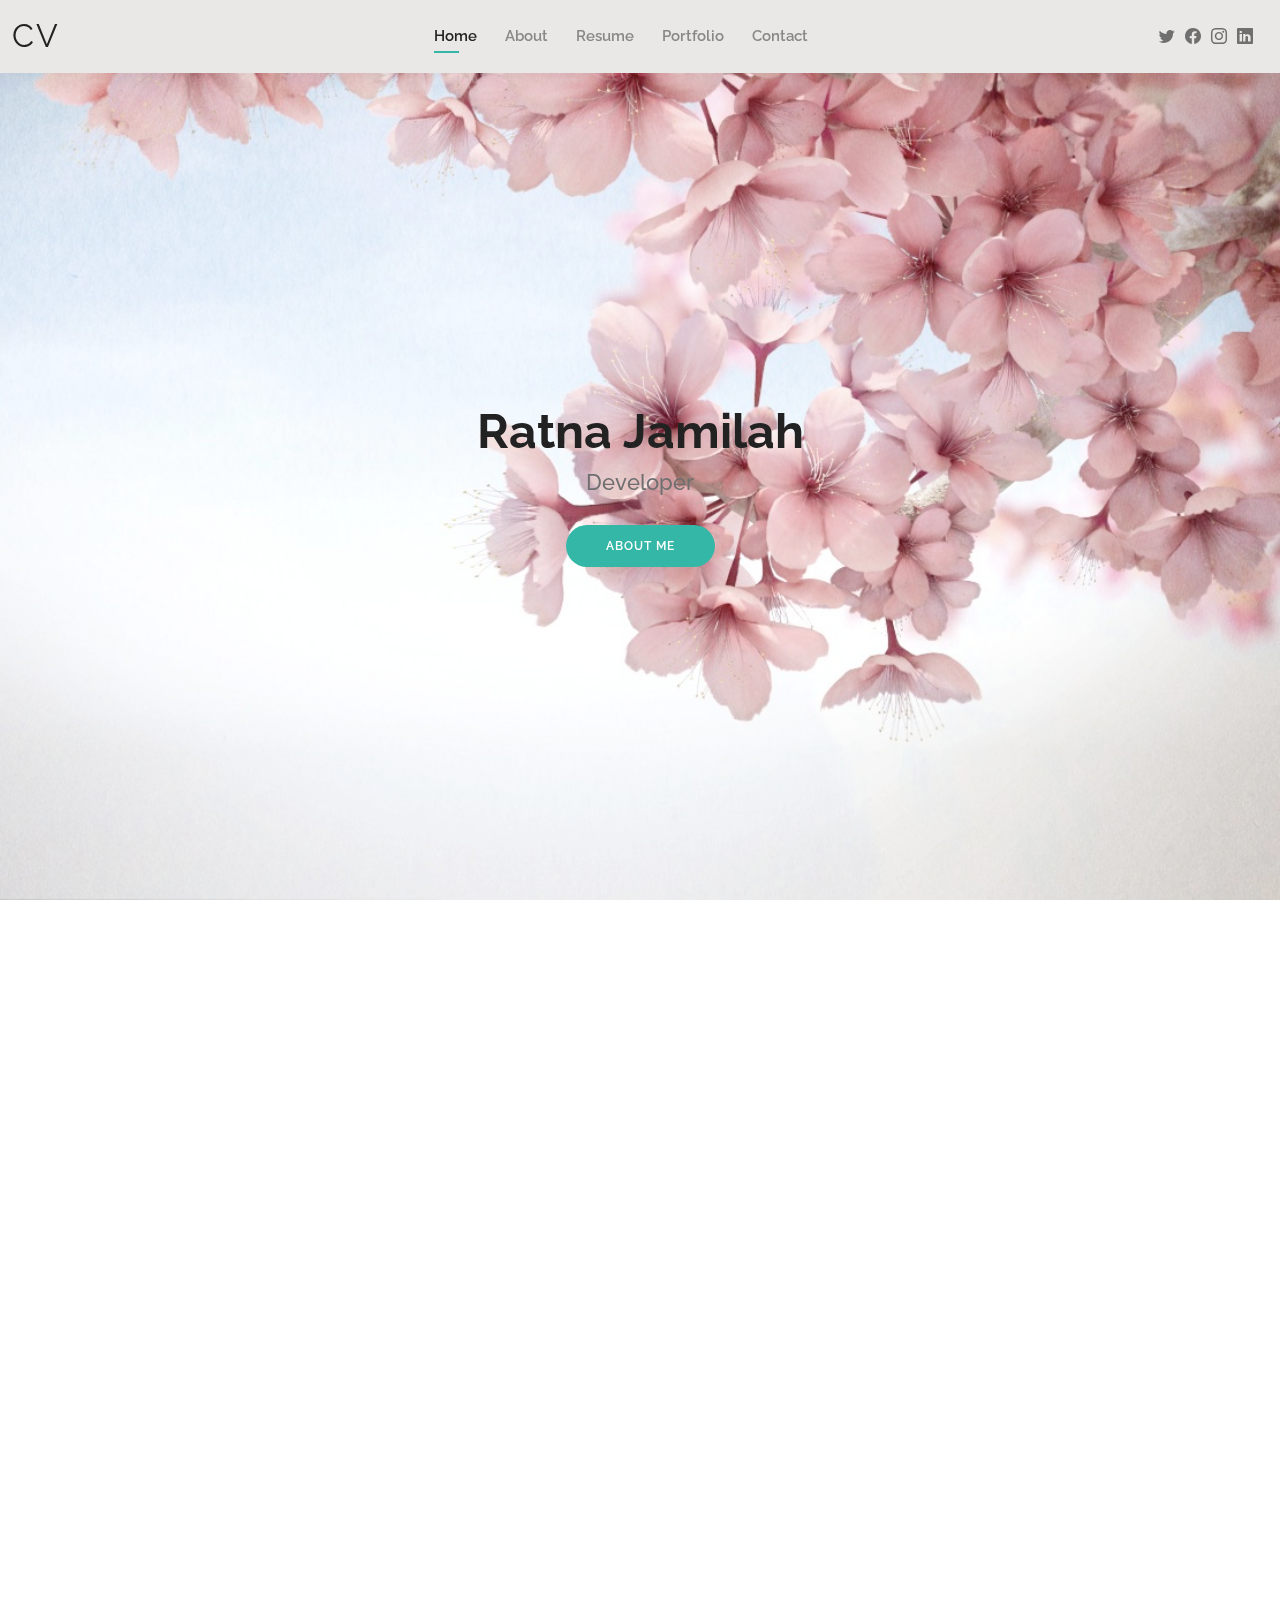
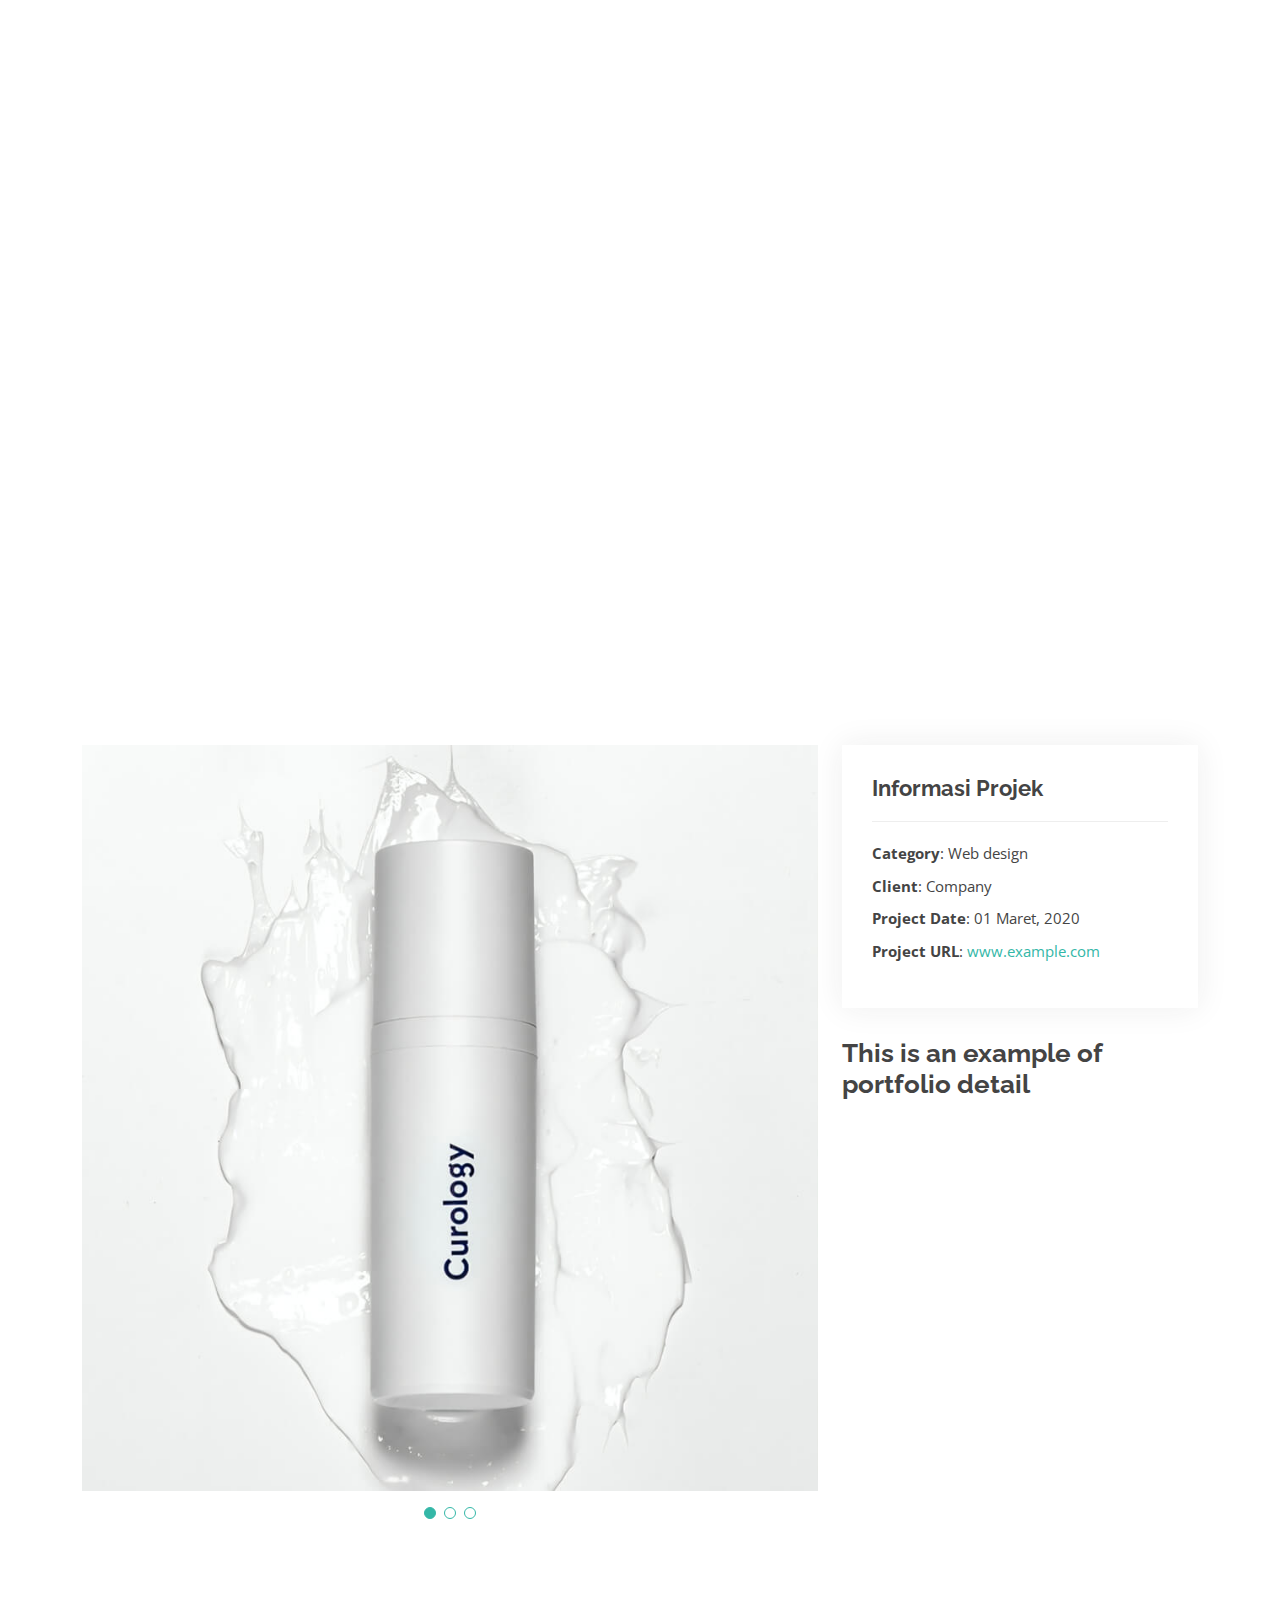
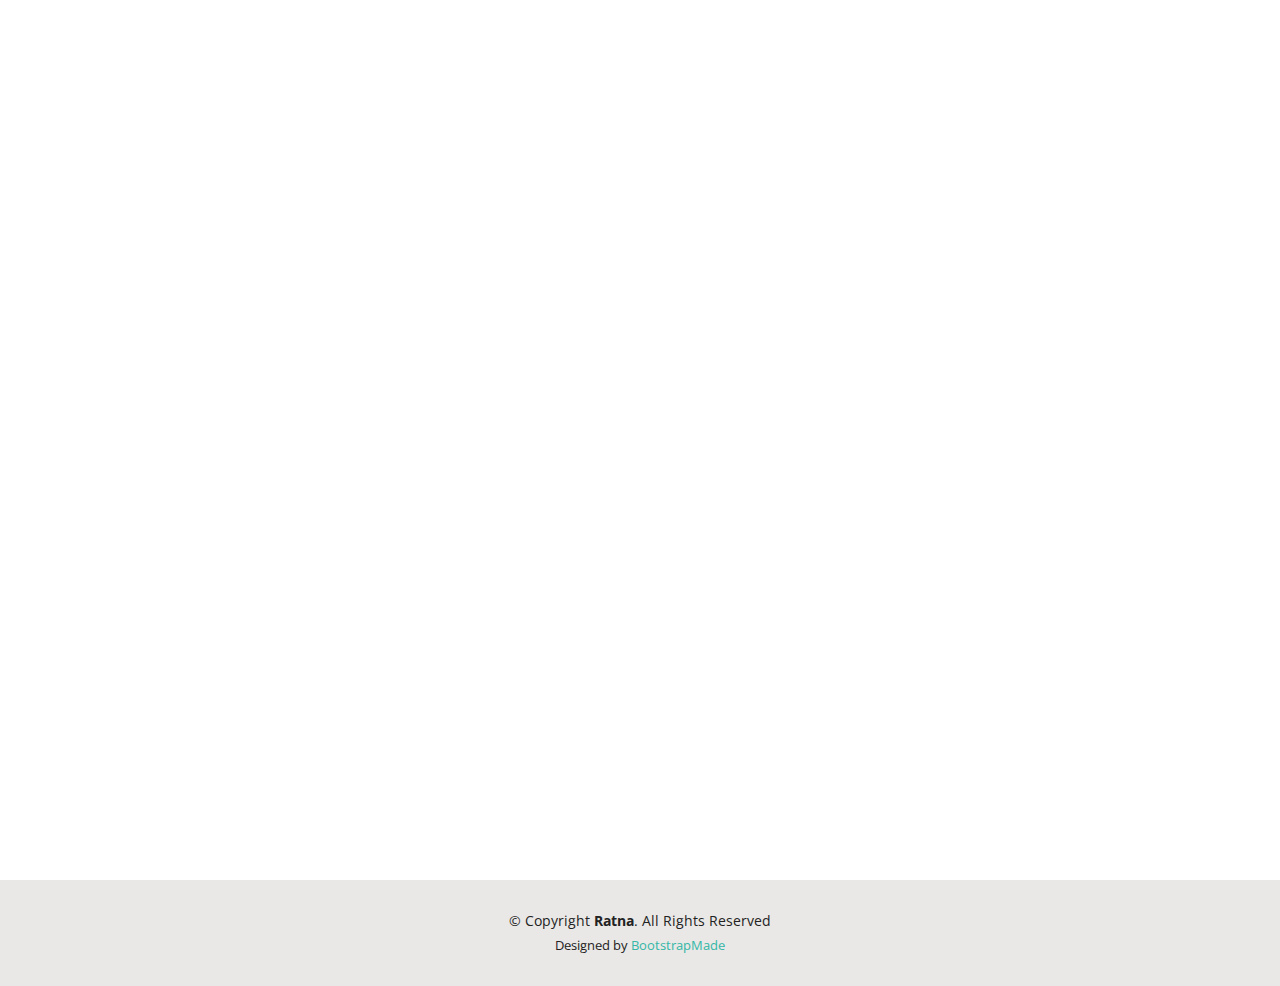
<file: index.html>
<!DOCTYPE html>
<html lang="en">

<head>
  <meta charset="utf-8">
  <meta content="width=device-width, initial-scale=1.0" name="viewport">

  <title>Ratna Jamilah - CV</title>
  <meta content="" name="description">
  <meta content="" name="keywords">

  <!-- Favicons -->
  <link href="assets/img/r.png" rel="icon">
  <link href="assets/img/r.png" rel="r">

  <!-- Google Fonts -->
  <link href="https://fonts.googleapis.com/css?family=Open+Sans:300,300i,400,400i,600,600i,700,700i|Raleway:300,300i,400,400i,500,500i,600,600i,700,700i|Poppins:300,300i,400,400i,500,500i,600,600i,700,700i" rel="stylesheet">

  <!-- Vendor CSS Files -->
  <link href="assets/vendor/aos/aos.css" rel="stylesheet">
  <link href="assets/vendor/bootstrap/css/bootstrap.min.css" rel="stylesheet">
  <link href="assets/vendor/bootstrap-icons/bootstrap-icons.css" rel="stylesheet">
  <link href="assets/vendor/boxicons/css/boxicons.min.css" rel="stylesheet">
  <link href="assets/vendor/glightbox/css/glightbox.min.css" rel="stylesheet">
  <link href="assets/vendor/swiper/swiper-bundle.min.css" rel="stylesheet">

  <!-- Template Main CSS File -->
  <link href="assets/css/style.css" rel="stylesheet">

  <!-- =======================================================
  * Template Name: Kelly - v4.7.0
  * Template URL: https://bootstrapmade.com/kelly-free-bootstrap-cv-resume-html-template/
  * Author: BootstrapMade.com
  * License: https://bootstrapmade.com/license/
  ======================================================== -->
</head>

<body>

  <!-- ======= Header ======= -->
  <header id="header" class="fixed-top">
    <div class="container-fluid d-flex justify-content-between align-items-center">

      <h1 class="logo me-auto me-lg-0"><a href="index.html">CV</a></h1>
      <!-- Uncomment below if you prefer to use an image logo -->
      <!-- <a href="index.html" class="logo"><img src="assets/img/home.png" alt="" class="img-fluid"></a> -->

      <nav id="navbar" class="navbar ">
        <ul>
          <li><a class="active" href="index.html">Home</a></li>
          <li><a href="#about">About</a></li>
          <li><a href="#resume">Resume</a></li>
          <li><a href="#portfolio">Portfolio</a></li>
          <li><a href="#contact">Contact</a></li>
        </ul>
        <i class="bi bi-list mobile-nav-toggle"></i>
      </nav><!-- .navbar -->

      <div class="header-social-links">
        <a href="#" class="twitter"><i class="bi bi-twitter"></i></a>
        <a href="https://web.facebook.com/michael.jein.7/" class="facebook"><i class="bi bi-facebook"></i></a>
        <a href="https://www.instagram.com/_rtnaja/" class="instagram"><i class="bi bi-instagram"></i></a>
        <a href="#" class="linkedin"><i class="bi bi-linkedin"></i></i></a>
      </div>

    </div>

  </header><!-- End Header -->

  <!-- ======= Hero Section ======= -->
  <section id="hero" class="d-flex align-items-center">
    <div class="container d-flex flex-column align-items-center" data-aos="zoom-in" data-aos-delay="100">
      <h1>Ratna Jamilah</h1>
      <h2>Developer</h2>
      <a href="#about" class="btn-about">About Me</a>
    </div>
  </section>
<!-- End Hero -->
  
	<main id="main">
  
	  <!-- ======= About Section ======= -->
    <section id="about" class="about">
      <div class="container" data-aos="fade-up">

        <div class="section-title">
          <h2>About</h2>
           <!-- ======= <p>Magnam dolores commodi suscipit. Necessitatibus eius consequatur ex aliquid fuga eum quidem. Sit sint consectetur velit. Quisquam quos quisquam cupiditate. Et nemo qui impedit suscipit alias ea. Quia fugiat sit in iste officiis commodi quidem hic quas.</p>======= -->
        </div>

        <div class="row">
          <div class="col-lg-4">
            <img src="assets/img/about2.jpg" class="img-fluid" alt="">
          </div>
          <div class="col-lg-8 pt-4 pt-lg-0 content">
            <h3>Developer</h3>
             <!-- =======  <p class="fst-italic">
              Lorem ipsum dolor sit amet, consectetur adipiscing elit, sed do eiusmod tempor incididunt ut labore et dolore
              magna aliqua.
            </p> ======= -->
            <div class="row">
              <div class="col-lg-6">
                <ul>
                  <li><i class="bi bi-rounded-right"></i> <strong>Birthday:</strong> 2 March 2001</li>
                  <li><i class="bi bi-rounded-right"></i> <strong>Website:</strong> www.example.com</li>
                  <li><i class="bi bi-rounded-right"></i> <strong>Phone:</strong> +62 89651537806</li>
                  <li><i class="bi bi-rounded-right"></i> <strong>Address:</strong> Tasikmalaya,Indonesian</li>
                </ul>
              </div>
              <div class="col-lg-6">
                <ul>
                  <li><i class="bi bi-rounded-right"></i> <strong>Age:</strong> 21</li>
                  <li><i class="bi bi-rounded-right"></i> <strong>Degree:</strong> Student</li>
                  <li><i class="bi bi-rounded-right"></i> <strong>PhEmailone:</strong> ratnajamilah23@gmail.com.com</li>
                  <li><i class="bi bi-rounded-right"></i> <strong>Freelance:</strong> Available</li>
                </ul>
              </div>
            </div>
			
            <p class="fst-italic" size = "12">
              I'm Ratna Jamilah,Born in Tasikmalaya March 2, 2001, I have hobbies watching movies, listening to music, and sports, my hope is To be able to work 
			  with a comfortable and stable company that will help me develop, improve, and acquire the skills needed to become IT expert.
            </p>
			
			 <div class="skills-content ps-lg-4">
              <div class="progress">
                <span class="skill">HTML <i class="val">80%</i></span>
                <div class="progress-bar-wrap">
                  <div class="progress-bar" role="progressbar" aria-valuenow="80" aria-valuemin="0" aria-valuemax="100"></div>
                </div>
              </div>

              <div class="progress">
                <span class="skill">CSS <i class="val">60%</i></span>
                <div class="progress-bar-wrap">
                  <div class="progress-bar" role="progressbar" aria-valuenow="60" aria-valuemin="0" aria-valuemax="100"></div>
                </div>
              </div>

              <div class="progress">
                <span class="skill">JavaScript <i class="val">60%</i></span>
                <div class="progress-bar-wrap">
                  <div class="progress-bar" role="progressbar" aria-valuenow="60" aria-valuemin="0" aria-valuemax="100"></div>
                </div>
              </div>
            </div>
			
          </div>
        </div>

      </div>
    </section><!-- End About Section -->

	 <!-- ======= Resume Section ======= -->
    <section id="resume" class="resume">
      <div class="container" data-aos="fade-up">

        <div class="section-title">
          <h2>Resume</h2>
          
        </div>

        <div class="row">
          <div class="col-lg-6">

            <h3 class="resume-title">Education</h3>
			<div class="resume-item">
              <h4>SDN Margamulya</h4>
              <h5>2008 - 2014</h5>
            </div>
			<div class="resume-item">
              <h4>SMPN 14 Tasikmalaya</h4>
              <h5>2014 - 2017</h5>
            </div>
            <div class="resume-item">
              <h4>SMAN 2 Singaparna</h4>
              <h5>2017 - 2020</h5>
              <p><em>Science Major</em></p>
            </div>
            <div class="resume-item">
              <h4>Politeknik LP3I Tasikmalaya</h4>
              <h5>2020 - Now</h5>
              <p><em>Information Management</em></p>
            </div>
          </div>
          <div class="col-lg-6">
            <h3 class="resume-title">Organization</h3>
			<div class="resume-item">
              <h4>OSIS SMPN 14 Tasikmalaya</h4>
              <h5>2015 - 2017</h5>
            </div>
			<div class="resume-item">
              <h4>PMR SMAN 2 Singaparna</h4>
              <h5>2017 - 2019</h5>
            </div>
            <div class="resume-item">
              <h4>Forpis Kab.Tasikmalaya</h4>
              <h5>2018 - 2019</h5>
            </div>
          </div>
              </ul>
              </p>
            </div>
          </div>
        </div>

      </div>
    </section>
	<!-- End Resume Section -->
	
	
	
	
	 <!-- ======= Portfolio Section ======= -->
    <section id="portfolio" class="portfolio">
      <div class="container" data-aos="fade-up">

        <div class="section-title">
          <h2>Portfolio</h2>
        </div>

        <div class="row" data-aos="fade-up" data-aos-delay="100">
          <div class="col-lg-12 d-flex justify-content-center">
            <ul id="portfolio-flters">
              <li data-filter="*" class="filter-active">All</li>
              <li data-filter=".filter-app">App</li>
              <li data-filter=".filter-card">Card</li>
              <li data-filter=".filter-web">Web</li>
            </ul>
          </div>
        </div>

        <div class="row portfolio-container" data-aos="fade-up" data-aos-delay="200">

          <div class="col-lg-4 col-md-6 portfolio-item filter-app">
            <div class="portfolio-wrap">
              <img src="assets/img/portfolio/portfolio-mp.png" class="img-fluid" alt="">
              <div class="portfolio-info">
                <h4>App 1</h4>
                <p>App</p>
                <div class="portfolio-links">
                  <a href="assets/img/portfolio/portfolio-mp.png" data-gallery="portfolioGallery" class="portfolio-lightbox" title="App 1"><i class="bx bx-plus"></i></a>
                  <a href="portfolio-details.html" class="portfolio-details-lightbox" data-glightbox="type: external" title="Portfolio Details"><i class="bx bx-link"></i></a>
                </div>
              </div>
            </div>
          </div>

          <div class="col-lg-4 col-md-6 portfolio-item filter-web">
            <div class="portfolio-wrap">
              <img src="assets/img/portfolio/portfolio-2.jpg" class="img-fluid" alt="">
              <div class="portfolio-info">
                <h4>Web 3</h4>
                <p>Web</p>
                <div class="portfolio-links">
                  <a href="assets/img/portfolio/portfolio-2.jpg" data-gallery="portfolioGallery" class="portfolio-lightbox" title="Web 3"><i class="bx bx-plus"></i></a>
                  <a href="portfolio-details.html" class="portfolio-details-lightbox" data-glightbox="type: external" title="Portfolio Details"><i class="bx bx-link"></i></a>
                </div>
              </div>
            </div>
          </div>

          <div class="col-lg-4 col-md-6 portfolio-item filter-app">
            <div class="portfolio-wrap">
              <img src="assets/img/portfolio/portfolio-3.jpg" class="img-fluid" alt="">
              <div class="portfolio-info">
                <h4>App 2</h4>
                <p>App</p>
                <div class="portfolio-links">
                  <a href="assets/img/portfolio/portfolio-3.jpg" data-gallery="portfolioGallery" class="portfolio-lightbox" title="App 2"><i class="bx bx-plus"></i></a>
                  <a href="portfolio-details.html" class="portfolio-details-lightbox" data-glightbox="type: external" title="Portfolio Details"><i class="bx bx-link"></i></a>
                </div>
              </div>
            </div>
          </div>

          <div class="col-lg-4 col-md-6 portfolio-item filter-card">
            <div class="portfolio-wrap">
              <img src="assets/img/portfolio/portfolio-4.jpg" class="img-fluid" alt="">
              <div class="portfolio-info">
                <h4>Card 2</h4>
                <p>Card</p>
                <div class="portfolio-links">
                  <a href="assets/img/portfolio/portfolio-4.jpg" data-gallery="portfolioGallery" class="portfolio-lightbox" title="Card 2"><i class="bx bx-plus"></i></a>
                  <a href="portfolio-details.html" class="portfolio-details-lightbox" data-glightbox="type: external" title="Portfolio Details"><i class="bx bx-link"></i></a>
                </div>
              </div>
            </div>
          </div>

          <div class="col-lg-4 col-md-6 portfolio-item filter-web">
            <div class="portfolio-wrap">
              <img src="assets/img/portfolio/portfolio-5.jpg" class="img-fluid" alt="">
              <div class="portfolio-info">
                <h4>Web 2</h4>
                <p>Web</p>
                <div class="portfolio-links">
                  <a href="assets/img/portfolio/portfolio-5.jpg" data-gallery="portfolioGallery" class="portfolio-lightbox" title="Web 2"><i class="bx bx-plus"></i></a>
                  <a href="portfolio-details.html" class="portfolio-details-lightbox" data-glightbox="type: external" title="Portfolio Details"><i class="bx bx-link"></i></a>
                </div>
              </div>
            </div>
          </div>

          <div class="col-lg-4 col-md-6 portfolio-item filter-app">
            <div class="portfolio-wrap">
              <img src="assets/img/portfolio/portfolio-6.jpg" class="img-fluid" alt="">
              <div class="portfolio-info">
                <h4>App 3</h4>
                <p>App</p>
                <div class="portfolio-links">
                  <a href="assets/img/portfolio/portfolio-6.jpg" data-gallery="portfolioGallery" class="portfolio-lightbox" title="App 3"><i class="bx bx-plus"></i></a>
                  <a href="portfolio-details.html" class="portfolio-details-lightbox" data-glightbox="type: external" title="Portfolio Details"><i class="bx bx-link"></i></a>
                </div>
              </div>
            </div>
          </div>

          <div class="col-lg-4 col-md-6 portfolio-item filter-card">
            <div class="portfolio-wrap">
              <img src="assets/img/portfolio/portfolio-7.jpg" class="img-fluid" alt="">
              <div class="portfolio-info">
                <h4>Card 1</h4>
                <p>Card</p>
                <div class="portfolio-links">
                  <a href="assets/img/portfolio/portfolio-7.jpg" data-gallery="portfolioGallery" class="portfolio-lightbox" title="Card 1"><i class="bx bx-plus"></i></a>
                  <a href="portfolio-details.html" class="portfolio-details-lightbox" data-glightbox="type: external" title="Portfolio Details"><i class="bx bx-link"></i></a>
                </div>
              </div>
            </div>
          </div>

          <div class="col-lg-4 col-md-6 portfolio-item filter-card">
            <div class="portfolio-wrap">
              <img src="assets/img/portfolio/portfolio-8.jpg" class="img-fluid" alt="">
              <div class="portfolio-info">
                <h4>Card 3</h4>
                <p>Card</p>
                <div class="portfolio-links">
                  <a href="assets/img/portfolio/portfolio-8.jpg" data-gallery="portfolioGallery" class="portfolio-lightbox" title="Card 3"><i class="bx bx-plus"></i></a>
                  <a href="portfolio-details.html" class="portfolio-details-lightbox" data-glightbox="type: external" title="Portfolio Details"><i class="bx bx-link"></i></a>
                </div>
              </div>
            </div>
          </div>

          <div class="col-lg-4 col-md-6 portfolio-item filter-web">
            <div class="portfolio-wrap">
              <img src="assets/img/portfolio/portfolio-9.jpg" class="img-fluid" alt="">
              <div class="portfolio-info">
                <h4>Web 3</h4>
                <p>Web</p>
                <div class="portfolio-links">
                  <a href="assets/img/portfolio/portfolio-9.jpg" data-gallery="portfolioGallery" class="portfolio-lightbox" title="Web 3"><i class="bx bx-plus"></i></a>
                  <a href="portfolio-details.html" class="portfolio-details-lightbox" data-glightbox="type: external" title="Portfolio Details"><i class="bx bx-link"></i></a>
                </div>
              </div>
            </div>
          </div>

        </div>

      </div>
    </section><!-- End Portfolio Section -->
	
	 <!-- ======= Portfolio Details Section ======= -->
    <section id="portfolio-details" class="portfolio-details">
      <div class="container">

        <div class="row gy-4">

          <div class="col-lg-8">
            <div class="portfolio-details-slider swiper">
              <div class="swiper-wrapper align-items-center">

                <div class="swiper-slide">
                  <img src="assets/img/portfolio/portfolio-1.jpg" alt="">
                </div>

                <div class="swiper-slide">
                  <img src="assets/img/portfolio/portfolio-2.jpg" alt="">
                </div>

                <div class="swiper-slide">
                  <img src="assets/img/portfolio/portfolio-3.jpg" alt="">
                </div>

              </div>
              <div class="swiper-pagination"></div>
            </div>
          </div>

          <div class="col-lg-4">
            <div class="portfolio-info">
              <h3>Informasi Projek</h3>
              <ul>
                <li><strong>Category</strong>: Web design</li>
                <li><strong>Client</strong>: Company</li>
                <li><strong>Project Date</strong>: 01 Maret, 2020</li>
                <li><strong>Project URL</strong>: <a href="#">www.example.com</a></li>
              </ul>
            </div>
            <div class="portfolio-description">
              <h2>This is an example of portfolio detail</h2>
            </div>
          </div>

        </div>

      </div>
    </section>
	<!-- End Portfolio Details Section -->
	
	 <!-- ======= Contact Section ======= -->
    <section id="contact" class="contact">
      <div class="container" data-aos="fade-up">

        <div class="section-title">
          <h2>Contact</h2>
        </div>

        <div>
          <iframe style="border:0; width: 100%; height: 270px;" src="https://www.google.com/maps/embed?pb=!1m18!1m12!1m3!1d126622.31311028985!2d108.16271176844899!3d-7.359806305671887!2m3!1f0!2f0!3f0!3m2!1i1024!2i768!4f13.1!3m3!1m2!1s0x2e6f56e5924c576f%3A0x301e8f1fc2f2500!2sTasikmalaya%2C%20Kab.%20Tasikmalaya%2C%20Jawa%20Barat!5e0!3m2!1sid!2sid!4v1646350390021!5m2!1sid!2sid" frameborder="0" allowfullscreen></iframe>
        </div>

        <div class="row mt-5">

          <div class="col-lg-4">
            <div class="info">
              <div class="address">
                <i class="bi bi-geo-alt"></i>
                <h4>Location:</h4>
                <p>Tasikmalaya</p>
              </div>

              <div class="email">
                <i class="bi bi-envelope"></i>
                <h4>Email:</h4>
                <p>ratnajamilah23@gmail.com</p>
              </div>

              <div class="phone">
                <i class="bi bi-phone"></i>
                <h4>Phone:</h4>
                <p>+62 89651537806</p>
              </div>

            </div>

          </div>

          <div class="col-lg-8 mt-5 mt-lg-0">

            <form action="forms/contact.php" method="post" role="form" class="php-email-form">
              <div class="row">
                <div class="col-md-6 form-group">
                  <input type="text" name="name" class="form-control" id="name" placeholder="Your Name" required>
                </div>
                <div class="col-md-6 form-group mt-3 mt-md-0">
                  <input type="email" class="form-control" name="email" id="email" placeholder="Email" required>
                </div>
              </div>
              <div class="form-group mt-3">
                <input type="text" class="form-control" name="Subjek" id="subject" placeholder="Subject" required>
              </div>
              <div class="form-group mt-3">
                <textarea class="form-control" name="Message" rows="5" placeholder="Message" required></textarea>
              </div>
              <div class="my-3">
                <div class="loading">Loading</div>
                <div class="error-message"></div>
                <div class="sent-message">Your message has been sent. Thank you!</div>
              </div>
              <div class="text-center"><button type="submit">Send Message</button></div>
            </form>

          </div>

        </div>

      </div>
    </section><!-- End Contact Section --> 
	
	
	 </main><!-- End main -->
	


  <!-- ======= Footer ======= -->
  <footer id="footer">
    <div class="container">
      <div class="copyright">
        &copy; Copyright <strong><span>Ratna</span></strong>. All Rights Reserved
      </div>
      <div class="credits">
        <!-- All the links in the footer should remain intact. -->
        <!-- You can delete the links only if you purchased the pro version. -->
        <!-- Licensing information: https://bootstrapmade.com/license/ -->
        <!-- Purchase the pro version with working PHP/AJAX contact form: https://bootstrapmade.com/kelly-free-bootstrap-cv-resume-html-template/ -->
        Designed by <a href="https://bootstrapmade.com/">BootstrapMade</a>
      </div>
    </div>
  </footer><!-- End  Footer -->

  <div id="preloader"></div>
  <a href="#" class="back-to-top d-flex align-items-center justify-content-center"><i class="bi bi-arrow-up-short"></i></a>

  <!-- Vendor JS Files -->
  <script src="assets/vendor/purecounter/purecounter.js"></script>
  <script src="assets/vendor/aos/aos.js"></script>
  <script src="assets/vendor/bootstrap/js/bootstrap.bundle.min.js"></script>
  <script src="assets/vendor/glightbox/js/glightbox.min.js"></script>
  <script src="assets/vendor/isotope-layout/isotope.pkgd.min.js"></script>
  <script src="assets/vendor/swiper/swiper-bundle.min.js"></script>
  <script src="assets/vendor/waypoints/noframework.waypoints.js"></script>
  <script src="assets/vendor/php-email-form/validate.js"></script>

  <!-- Template Main JS File -->
  <script src="assets/js/main.js"></script>

</body>

</html>
</file>
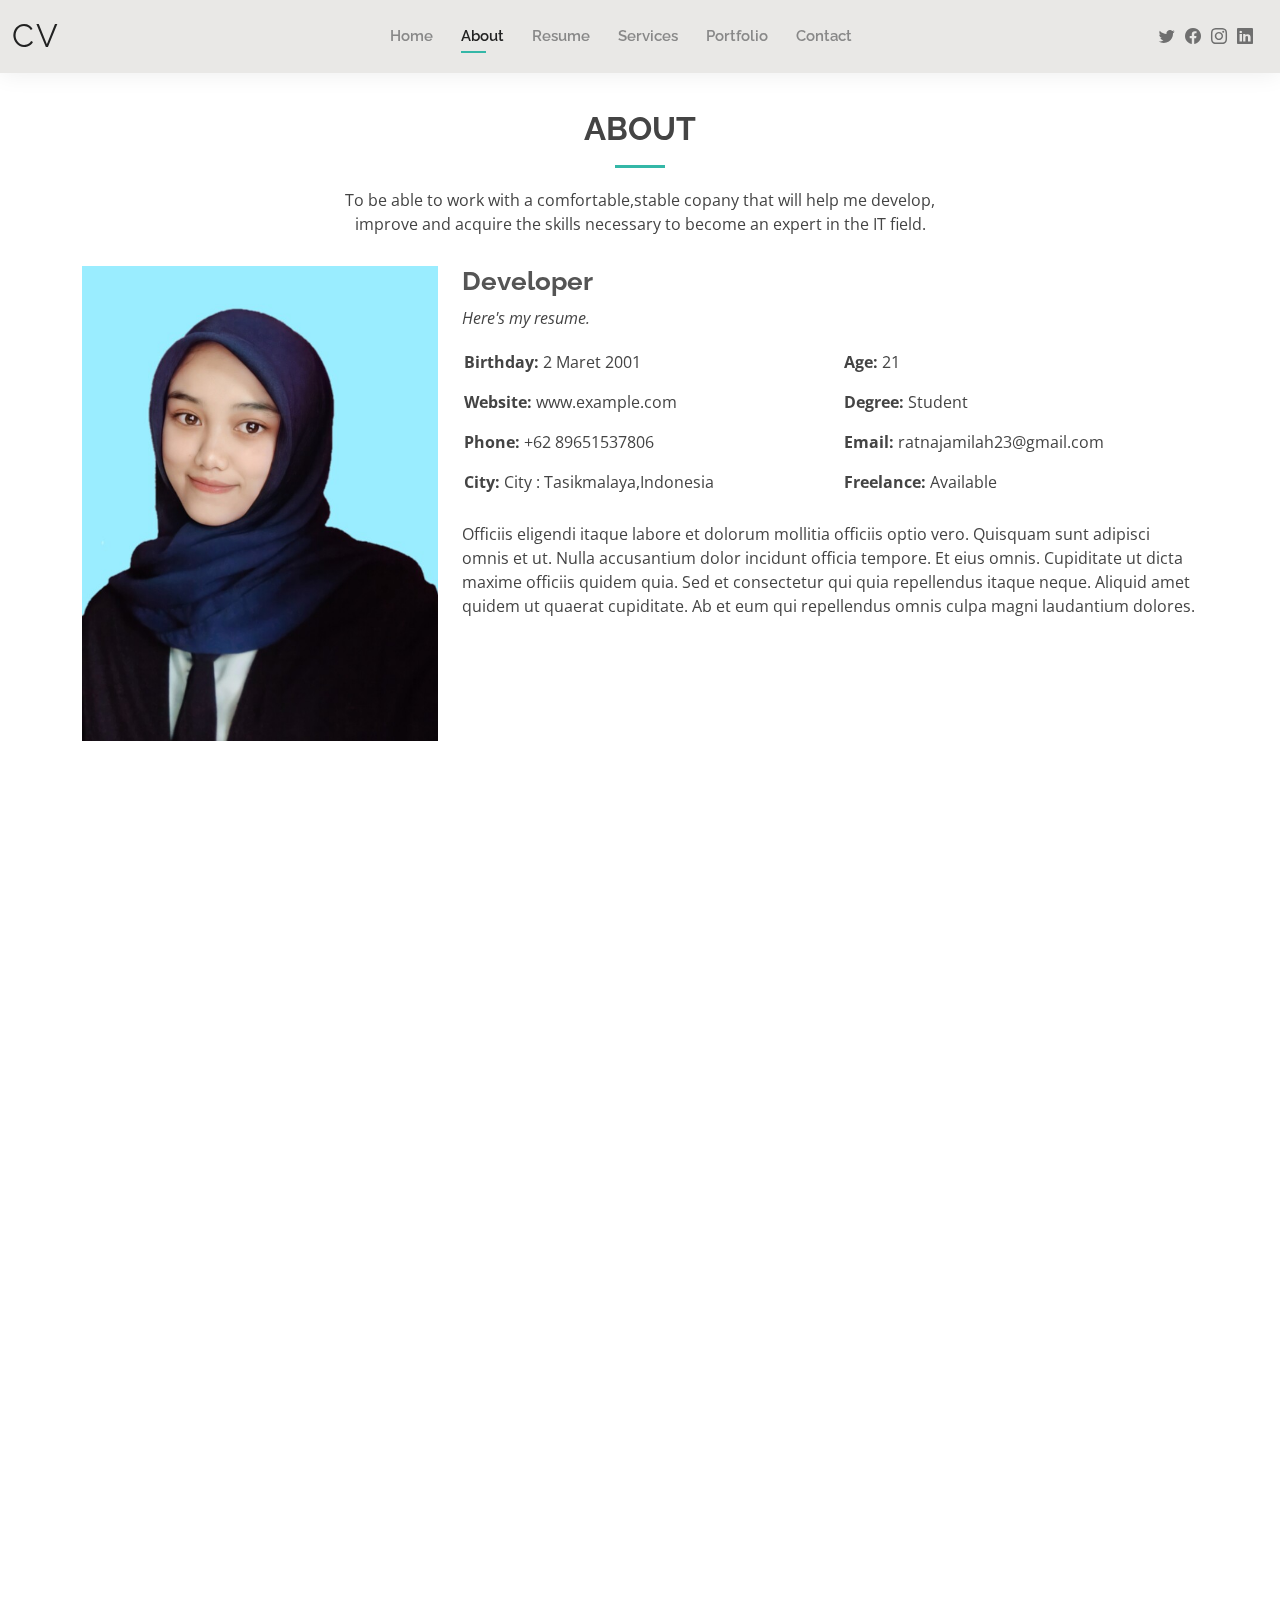
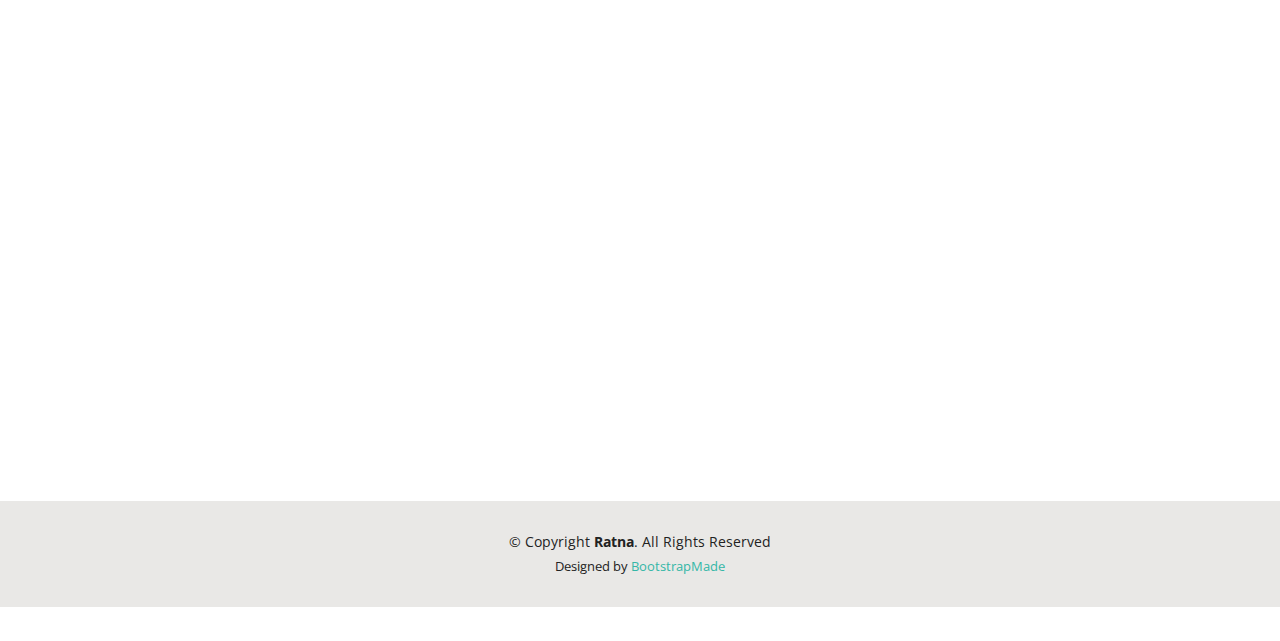
<file: about.html>
<!DOCTYPE html>
<html lang="en">

<head>
  <meta charset="utf-8">
  <meta content="width=device-width, initial-scale=1.0" name="viewport">

  <title>About - Ratna CV</title>
  <meta content="" name="description">
  <meta content="" name="keywords">

  <!-- Favicons -->
  <link href="assets/img/r.png" rel="icon">
  <link href="assets/img/r.png" rel="r">

  <!-- Google Fonts -->
  <link href="https://fonts.googleapis.com/css?family=Open+Sans:300,300i,400,400i,600,600i,700,700i|Raleway:300,300i,400,400i,500,500i,600,600i,700,700i|Poppins:300,300i,400,400i,500,500i,600,600i,700,700i" rel="stylesheet">

  <!-- Vendor CSS Files -->
  <link href="assets/vendor/aos/aos.css" rel="stylesheet">
  <link href="assets/vendor/bootstrap/css/bootstrap.min.css" rel="stylesheet">
  <link href="assets/vendor/bootstrap-icons/bootstrap-icons.css" rel="stylesheet">
  <link href="assets/vendor/boxicons/css/boxicons.min.css" rel="stylesheet">
  <link href="assets/vendor/glightbox/css/glightbox.min.css" rel="stylesheet">
  <link href="assets/vendor/swiper/swiper-bundle.min.css" rel="stylesheet">

  <!-- Template Main CSS File -->
  <link href="assets/css/style.css" rel="stylesheet">

  <!-- =======================================================
  * Template Name: Kelly - v4.7.0
  * Template URL: https://bootstrapmade.com/kelly-free-bootstrap-cv-resume-html-template/
  * Author: BootstrapMade.com
  * License: https://bootstrapmade.com/license/
  ======================================================== -->
</head>

<body>

  <!-- ======= Header ======= -->
  <header id="header" class="fixed-top">
    <div class="container-fluid d-flex justify-content-between align-items-center">

      <h1 class="logo me-auto me-lg-0"><a href="index.html">CV</a></h1>
      <!-- Uncomment below if you prefer to use an image logo -->
      <!-- <a href="index.html" class="logo"><img src="assets/img/logo.png" alt="" class="img-fluid"></a>-->

      <nav id="navbar" class="navbar order-last order-lg-0">
        <ul>
          <li><a href="index.html">Home</a></li>
          <li><a class="active" href="about.html">About</a></li>
          <li><a href="resume.html">Resume</a></li>
          <li><a href="services.html">Services</a></li>
          <li><a href="portfolio.html">Portfolio</a></li>
          <li><a href="contact.html">Contact</a></li>
        </ul>
        <i class="bi bi-list mobile-nav-toggle"></i>
      </nav><!-- .navbar -->

      <div class="header-social-links">
        <a href="#" class="twitter"><i class="bi bi-twitter"></i></a>
        <a href="https://web.facebook.com/michael.jein.7/" class="facebook"><i class="bi bi-facebook"></i></a>
        <a href="https://www.instagram.com/_rtnaja/" class="instagram"><i class="bi bi-instagram"></i></a>
        <a href="#" class="linkedin"><i class="bi bi-linkedin"></i></i></a>
      </div>

    </div>

  </header><!-- End Header -->

  <main id="main">

    <!-- ======= About Section ======= -->
    <section id="about" class="about">
      <div class="container" data-aos="fade-up">

        <div class="section-title">
          <h2>About</h2>
          <p>To be able to work with a comfortable,stable copany that will help me develop,<p>
          <p>  improve and acquire the skills necessary to become an expert in the IT field.</p>
        </div>

        <div class="row">
          <div class="col-lg-4">
            <img src="assets/img/about2.jpg" class="img-fluid" alt="">
          </div>
          <div class="col-lg-8 pt-4 pt-lg-0 content">
            <h3>Developer</h3>
            <p class="fst-italic">
              Here's my resume.
            </p>
            <div class="row">
              <div class="col-lg-6">
                <ul>
                  <li><i class="bi bi-rounded-right"></i> <strong>Birthday:</strong> 2 Maret 2001</li>
                  <li><i class="bi bi-rounded-right"></i> <strong>Website:</strong> www.example.com</li>
                  <li><i class="bi bi-rounded-right"></i> <strong>Phone:</strong> +62 89651537806</li>
                  <li><i class="bi bi-rounded-right"></i> <strong>City:</strong> City : Tasikmalaya,Indonesia</li>
                </ul>
              </div>
              <div class="col-lg-6">
                <ul>
                  <li><i class="bi bi-rounded-right"></i> <strong>Age:</strong> 21</li>
                  <li><i class="bi bi-rounded-right"></i> <strong>Degree:</strong> Student</li>
                  <li><i class="bi bi-rounded-right"></i> <strong>Email:</strong> ratnajamilah23@gmail.com</li>
                  <li><i class="bi bi-rounded-right"></i> <strong>Freelance:</strong> Available</li>
                </ul>
              </div>
            <p>
              Officiis eligendi itaque labore et dolorum mollitia officiis optio vero. Quisquam sunt adipisci omnis et ut. Nulla accusantium dolor incidunt officia tempore. Et eius omnis.
              Cupiditate ut dicta maxime officiis quidem quia. Sed et consectetur qui quia repellendus itaque neque. Aliquid amet quidem ut quaerat cupiditate. Ab et eum qui repellendus omnis culpa magni laudantium dolores.
            </p>
          </div>
        </div>

      </div>
    </section><!-- End About Section -->

    <!-- ======= Skills Section ======= -->
    <section id="skills" class="skills">
      <div class="container" data-aos="fade-up">

        <div class="section-title">
          <h2>Skills</h2>
          <p>Magnam dolores commodi suscipit. Necessitatibus eius consequatur ex aliquid fuga eum quidem. Sit sint consectetur velit. Quisquam quos quisquam cupiditate. Et nemo qui impedit suscipit alias ea. Quia fugiat sit in iste officiis commodi quidem hic quas.</p>
        </div>

        <div class="row skills-content">

          <div class="col-lg-6">

            <div class="progress">
              <span class="skill">HTML <i class="val">100%</i></span>
              <div class="progress-bar-wrap">
                <div class="progress-bar" role="progressbar" aria-valuenow="100" aria-valuemin="0" aria-valuemax="100"></div>
              </div>
            </div>

            <div class="progress">
              <span class="skill">CSS <i class="val">90%</i></span>
              <div class="progress-bar-wrap">
                <div class="progress-bar" role="progressbar" aria-valuenow="90" aria-valuemin="0" aria-valuemax="100"></div>
              </div>
            </div>

            <div class="progress">
              <span class="skill">JavaScript <i class="val">75%</i></span>
              <div class="progress-bar-wrap">
                <div class="progress-bar" role="progressbar" aria-valuenow="75" aria-valuemin="0" aria-valuemax="100"></div>
              </div>
            </div>

          </div>

          <div class="col-lg-6">

            <div class="progress">
              <span class="skill">PHP <i class="val">80%</i></span>
              <div class="progress-bar-wrap">
                <div class="progress-bar" role="progressbar" aria-valuenow="80" aria-valuemin="0" aria-valuemax="100"></div>
              </div>
            </div>

            <div class="progress">
              <span class="skill">WordPress/CMS <i class="val">90%</i></span>
              <div class="progress-bar-wrap">
                <div class="progress-bar" role="progressbar" aria-valuenow="90" aria-valuemin="0" aria-valuemax="100"></div>
              </div>
            </div>

            <div class="progress">
              <span class="skill">Photoshop <i class="val">55%</i></span>
              <div class="progress-bar-wrap">
                <div class="progress-bar" role="progressbar" aria-valuenow="55" aria-valuemin="0" aria-valuemax="100"></div>
              </div>
            </div>

          </div>

        </div>

      </div>
    </section><!-- End Skills Section -->

    <!-- ======= Facts Section ======= -->
    <section id="facts" class="facts">
      <div class="container" data-aos="fade-up">

        <div class="section-title">
          <h2>Facts</h2>
          <p>Magnam dolores commodi suscipit. Necessitatibus eius consequatur ex aliquid fuga eum quidem. Sit sint consectetur velit. Quisquam quos quisquam cupiditate. Et nemo qui impedit suscipit alias ea. Quia fugiat sit in iste officiis commodi quidem hic quas.</p>
        </div>

        <div class="row counters">

          <div class="col-lg-3 col-6 text-center">
            <span data-purecounter-start="0" data-purecounter-end="232" data-purecounter-duration="1" class="purecounter"></span>
            <p>Clients</p>
          </div>

          <div class="col-lg-3 col-6 text-center">
            <span data-purecounter-start="0" data-purecounter-end="521" data-purecounter-duration="1" class="purecounter"></span>
            <p>Projects</p>
          </div>

          <div class="col-lg-3 col-6 text-center">
            <span data-purecounter-start="0" data-purecounter-end="1463" data-purecounter-duration="1" class="purecounter"></span>
            <p>Hours Of Support</p>
          </div>

          <div class="col-lg-3 col-6 text-center">
            <span data-purecounter-start="0" data-purecounter-end="15" data-purecounter-duration="1" class="purecounter"></span>
            <p>Hard Workers</p>
          </div>

        </div>

      </div>
    </section><!-- End Facts Section -->

    <!-- ======= Testimonials Section ======= -->
    <section id="testimonials" class="testimonials">
      <div class="container" data-aos="fade-up">

        <div class="section-title">
          <h2>Testimonials</h2>
          <p>Magnam dolores commodi suscipit. Necessitatibus eius consequatur ex aliquid fuga eum quidem. Sit sint consectetur velit. Quisquam quos quisquam cupiditate. Et nemo qui impedit suscipit alias ea. Quia fugiat sit in iste officiis commodi quidem hic quas.</p>
        </div>

        <div class="testimonials-slider swiper" data-aos="fade-up" data-aos-delay="100">
          <div class="swiper-wrapper">

            <div class="swiper-slide">
              <div class="testimonial-item">
                <img src="assets/img/testimonials/testimonials-1.jpg" class="testimonial-img" alt="">
                <h3>Saul Goodman</h3>
                <h4>Ceo &amp; Founder</h4>
                <p>
                  <i class="bx bxs-quote-alt-left quote-icon-left"></i>
                  Proin iaculis purus consequat sem cure digni ssim donec porttitora entum suscipit rhoncus. Accusantium quam, ultricies eget id, aliquam eget nibh et. Maecen aliquam, risus at semper.
                  <i class="bx bxs-quote-alt-right quote-icon-right"></i>
                </p>
              </div>
            </div><!-- End testimonial item -->

            <div class="swiper-slide">
              <div class="testimonial-item">
                <img src="assets/img/testimonials/testimonials-2.jpg" class="testimonial-img" alt="">
                <h3>Sara Wilsson</h3>
                <h4>Designer</h4>
                <p>
                  <i class="bx bxs-quote-alt-left quote-icon-left"></i>
                  Export tempor illum tamen malis malis eram quae irure esse labore quem cillum quid cillum eram malis quorum velit fore eram velit sunt aliqua noster fugiat irure amet legam anim culpa.
                  <i class="bx bxs-quote-alt-right quote-icon-right"></i>
                </p>
              </div>
            </div><!-- End testimonial item -->

            <div class="swiper-slide">
              <div class="testimonial-item">
                <img src="assets/img/testimonials/testimonials-3.jpg" class="testimonial-img" alt="">
                <h3>Jena Karlis</h3>
                <h4>Store Owner</h4>
                <p>
                  <i class="bx bxs-quote-alt-left quote-icon-left"></i>
                  Enim nisi quem export duis labore cillum quae magna enim sint quorum nulla quem veniam duis minim tempor labore quem eram duis noster aute amet eram fore quis sint minim.
                  <i class="bx bxs-quote-alt-right quote-icon-right"></i>
                </p>
              </div>
            </div><!-- End testimonial item -->

            <div class="swiper-slide">
              <div class="testimonial-item">
                <img src="assets/img/testimonials/testimonials-4.jpg" class="testimonial-img" alt="">
                <h3>Matt Brandon</h3>
                <h4>Freelancer</h4>
                <p>
                  <i class="bx bxs-quote-alt-left quote-icon-left"></i>
                  Fugiat enim eram quae cillum dolore dolor amet nulla culpa multos export minim fugiat minim velit minim dolor enim duis veniam ipsum anim magna sunt elit fore quem dolore labore illum veniam.
                  <i class="bx bxs-quote-alt-right quote-icon-right"></i>
                </p>
              </div>
            </div><!-- End testimonial item -->

            <div class="swiper-slide">
              <div class="testimonial-item">
                <img src="assets/img/testimonials/testimonials-5.jpg" class="testimonial-img" alt="">
                <h3>John Larson</h3>
                <h4>Entrepreneur</h4>
                <p>
                  <i class="bx bxs-quote-alt-left quote-icon-left"></i>
                  Quis quorum aliqua sint quem legam fore sunt eram irure aliqua veniam tempor noster veniam enim culpa labore duis sunt culpa nulla illum cillum fugiat legam esse veniam culpa fore nisi cillum quid.
                  <i class="bx bxs-quote-alt-right quote-icon-right"></i>
                </p>
              </div>
            </div><!-- End testimonial item -->

          </div>
          <div class="swiper-pagination"></div>
        </div>

      </div>
    </section><!-- End Testimonials Section -->

  </main><!-- End #main -->

  <!-- ======= Footer ======= -->
  <footer id="footer">
    <div class="container">
      <div class="copyright">
        &copy; Copyright <strong><span>Ratna</span></strong>. All Rights Reserved
      </div>
      <div class="credits">
        <!-- All the links in the footer should remain intact. -->
        <!-- You can delete the links only if you purchased the pro version. -->
        <!-- Licensing information: https://bootstrapmade.com/license/ -->
        <!-- Purchase the pro version with working PHP/AJAX contact form: https://bootstrapmade.com/kelly-free-bootstrap-cv-resume-html-template/ -->
        Designed by <a href="https://bootstrapmade.com/">BootstrapMade</a>
      </div>
    </div>
  </footer><!-- End  Footer -->

  <div id="preloader"></div>
  <a href="#" class="back-to-top d-flex align-items-center justify-content-center"><i class="bi bi-arrow-up-short"></i></a>

  <!-- Vendor JS Files -->
  <script src="assets/vendor/purecounter/purecounter.js"></script>
  <script src="assets/vendor/aos/aos.js"></script>
  <script src="assets/vendor/bootstrap/js/bootstrap.bundle.min.js"></script>
  <script src="assets/vendor/glightbox/js/glightbox.min.js"></script>
  <script src="assets/vendor/isotope-layout/isotope.pkgd.min.js"></script>
  <script src="assets/vendor/swiper/swiper-bundle.min.js"></script>
  <script src="assets/vendor/waypoints/noframework.waypoints.js"></script>
  <script src="assets/vendor/php-email-form/validate.js"></script>

  <!-- Template Main JS File -->
  <script src="assets/js/main.js"></script>

</body>

</html>
</file>
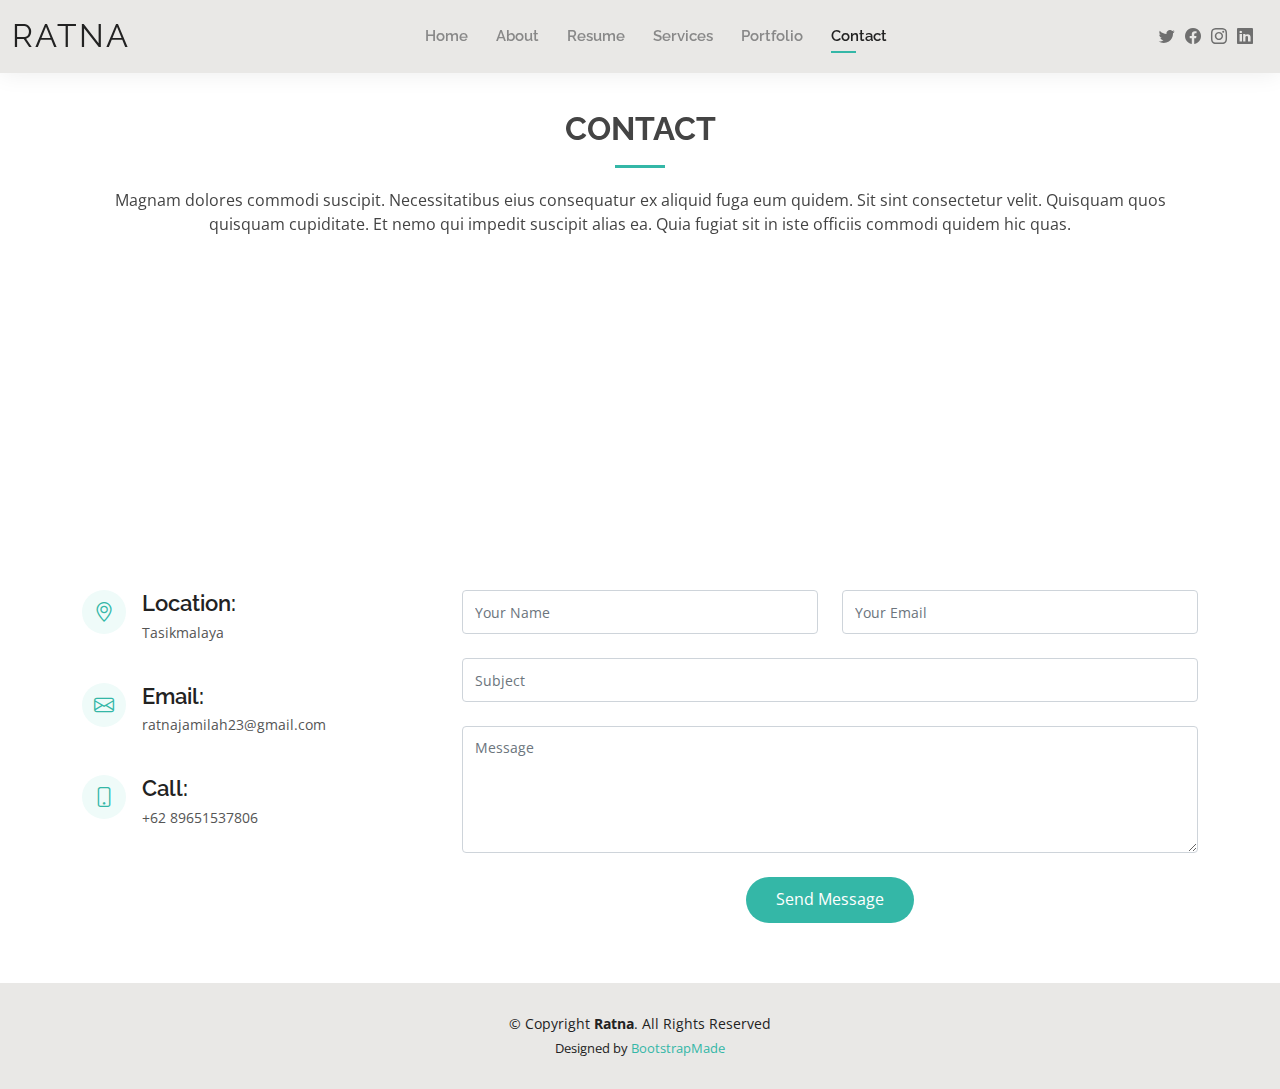
<file: contact.html>
<!DOCTYPE html>
<html lang="en">

<head>
  <meta charset="utf-8">
  <meta content="width=device-width, initial-scale=1.0" name="viewport">

  <title>Contact - Ratna CV</title>
  <meta content="" name="description">
  <meta content="" name="keywords">

  <!-- Favicons -->
  <link href="assets/img/r.png" rel="icon">
  <link href="assets/img/r.png" rel="r">

  <!-- Google Fonts -->
  <link href="https://fonts.googleapis.com/css?family=Open+Sans:300,300i,400,400i,600,600i,700,700i|Raleway:300,300i,400,400i,500,500i,600,600i,700,700i|Poppins:300,300i,400,400i,500,500i,600,600i,700,700i" rel="stylesheet">

  <!-- Vendor CSS Files -->
  <link href="assets/vendor/aos/aos.css" rel="stylesheet">
  <link href="assets/vendor/bootstrap/css/bootstrap.min.css" rel="stylesheet">
  <link href="assets/vendor/bootstrap-icons/bootstrap-icons.css" rel="stylesheet">
  <link href="assets/vendor/boxicons/css/boxicons.min.css" rel="stylesheet">
  <link href="assets/vendor/glightbox/css/glightbox.min.css" rel="stylesheet">
  <link href="assets/vendor/swiper/swiper-bundle.min.css" rel="stylesheet">

  <!-- Template Main CSS File -->
  <link href="assets/css/style.css" rel="stylesheet">

  <!-- =======================================================
  * Template Name: Kelly - v4.7.0
  * Template URL: https://bootstrapmade.com/kelly-free-bootstrap-cv-resume-html-template/
  * Author: BootstrapMade.com
  * License: https://bootstrapmade.com/license/
  ======================================================== -->
</head>

<body>

  <!-- ======= Header ======= -->
  <header id="header" class="fixed-top">
    <div class="container-fluid d-flex justify-content-between align-items-center">

      <h1 class="logo me-auto me-lg-0"><a href="index.html">Ratna</a></h1>
      <!-- Uncomment below if you prefer to use an image logo -->
      <!-- <a href="index.html" class="logo"><img src="assets/img/logo.png" alt="" class="img-fluid"></a>-->

      <nav id="navbar" class="navbar order-last order-lg-0">
        <ul>
          <li><a href="index.html">Home</a></li>
          <li><a href="about.html">About</a></li>
          <li><a href="resume.html">Resume</a></li>
          <li><a href="services.html">Services</a></li>
          <li><a href="portfolio.html">Portfolio</a></li>
          <li><a class="active" href="contact.html">Contact</a></li>
        </ul>
        <i class="bi bi-list mobile-nav-toggle"></i>
      </nav><!-- .navbar -->

      <div class="header-social-links">
        <a href="#" class="twitter"><i class="bi bi-twitter"></i></a>
        <a href="https://web.facebook.com/michael.jein.7/" class="facebook"><i class="bi bi-facebook"></i></a>
        <a href="https://www.instagram.com/_rtnaja/" class="instagram"><i class="bi bi-instagram"></i></a>
        <a href="#" class="linkedin"><i class="bi bi-linkedin"></i></i></a>
      </div>

    </div>

  </header><!-- End Header -->

  <main id="main">

    <!-- ======= Contact Section ======= -->
    <section id="contact" class="contact">
      <div class="container" data-aos="fade-up">

        <div class="section-title">
          <h2>Contact</h2>
          <p>Magnam dolores commodi suscipit. Necessitatibus eius consequatur ex aliquid fuga eum quidem. Sit sint consectetur velit. Quisquam quos quisquam cupiditate. Et nemo qui impedit suscipit alias ea. Quia fugiat sit in iste officiis commodi quidem hic quas.</p>
        </div>

        <div>
          <iframe style="border:0; width: 100%; height: 270px;" src="https://www.google.com/maps/embed?pb=!1m18!1m12!1m3!1d126622.31311028985!2d108.16271176844899!3d-7.359806305671887!2m3!1f0!2f0!3f0!3m2!1i1024!2i768!4f13.1!3m3!1m2!1s0x2e6f56e5924c576f%3A0x301e8f1fc2f2500!2sTasikmalaya%2C%20Kab.%20Tasikmalaya%2C%20Jawa%20Barat!5e0!3m2!1sid!2sid!4v1646350390021!5m2!1sid!2sid" frameborder="0" allowfullscreen></iframe>
        </div>

        <div class="row mt-5">

          <div class="col-lg-4">
            <div class="info">
              <div class="address">
                <i class="bi bi-geo-alt"></i>
                <h4>Location:</h4>
                <p>Tasikmalaya</p>
              </div>

              <div class="email">
                <i class="bi bi-envelope"></i>
                <h4>Email:</h4>
                <p>ratnajamilah23@gmail.com</p>
              </div>

              <div class="phone">
                <i class="bi bi-phone"></i>
                <h4>Call:</h4>
                <p>+62 89651537806</p>
              </div>

            </div>

          </div>

          <div class="col-lg-8 mt-5 mt-lg-0">

            <form action="forms/contact.php" method="post" role="form" class="php-email-form">
              <div class="row">
                <div class="col-md-6 form-group">
                  <input type="text" name="name" class="form-control" id="name" placeholder="Your Name" required>
                </div>
                <div class="col-md-6 form-group mt-3 mt-md-0">
                  <input type="email" class="form-control" name="email" id="email" placeholder="Your Email" required>
                </div>
              </div>
              <div class="form-group mt-3">
                <input type="text" class="form-control" name="subject" id="subject" placeholder="Subject" required>
              </div>
              <div class="form-group mt-3">
                <textarea class="form-control" name="message" rows="5" placeholder="Message" required></textarea>
              </div>
              <div class="my-3">
                <div class="loading">Loading</div>
                <div class="error-message"></div>
                <div class="sent-message">Your message has been sent. Thank you!</div>
              </div>
              <div class="text-center"><button type="submit">Send Message</button></div>
            </form>

          </div>

        </div>

      </div>
    </section><!-- End Contact Section -->

  </main><!-- End #main -->

  <!-- ======= Footer ======= -->
  <footer id="footer">
    <div class="container">
      <div class="copyright">
        &copy; Copyright <strong><span>Ratna</span></strong>. All Rights Reserved
      </div>
      <div class="credits">
        <!-- All the links in the footer should remain intact. -->
        <!-- You can delete the links only if you purchased the pro version. -->
        <!-- Licensing information: https://bootstrapmade.com/license/ -->
        <!-- Purchase the pro version with working PHP/AJAX contact form: https://bootstrapmade.com/kelly-free-bootstrap-cv-resume-html-template/ -->
        Designed by <a href="https://bootstrapmade.com/">BootstrapMade</a>
      </div>
    </div>
  </footer><!-- End  Footer -->

  <div id="preloader"></div>
  <a href="#" class="back-to-top d-flex align-items-center justify-content-center"><i class="bi bi-arrow-up-short"></i></a>

  <!-- Vendor JS Files -->
  <script src="assets/vendor/purecounter/purecounter.js"></script>
  <script src="assets/vendor/aos/aos.js"></script>
  <script src="assets/vendor/bootstrap/js/bootstrap.bundle.min.js"></script>
  <script src="assets/vendor/glightbox/js/glightbox.min.js"></script>
  <script src="assets/vendor/isotope-layout/isotope.pkgd.min.js"></script>
  <script src="assets/vendor/swiper/swiper-bundle.min.js"></script>
  <script src="assets/vendor/waypoints/noframework.waypoints.js"></script>
  <script src="assets/vendor/php-email-form/validate.js"></script>

  <!-- Template Main JS File -->
  <script src="assets/js/main.js"></script>

</body>

</html>
</file>
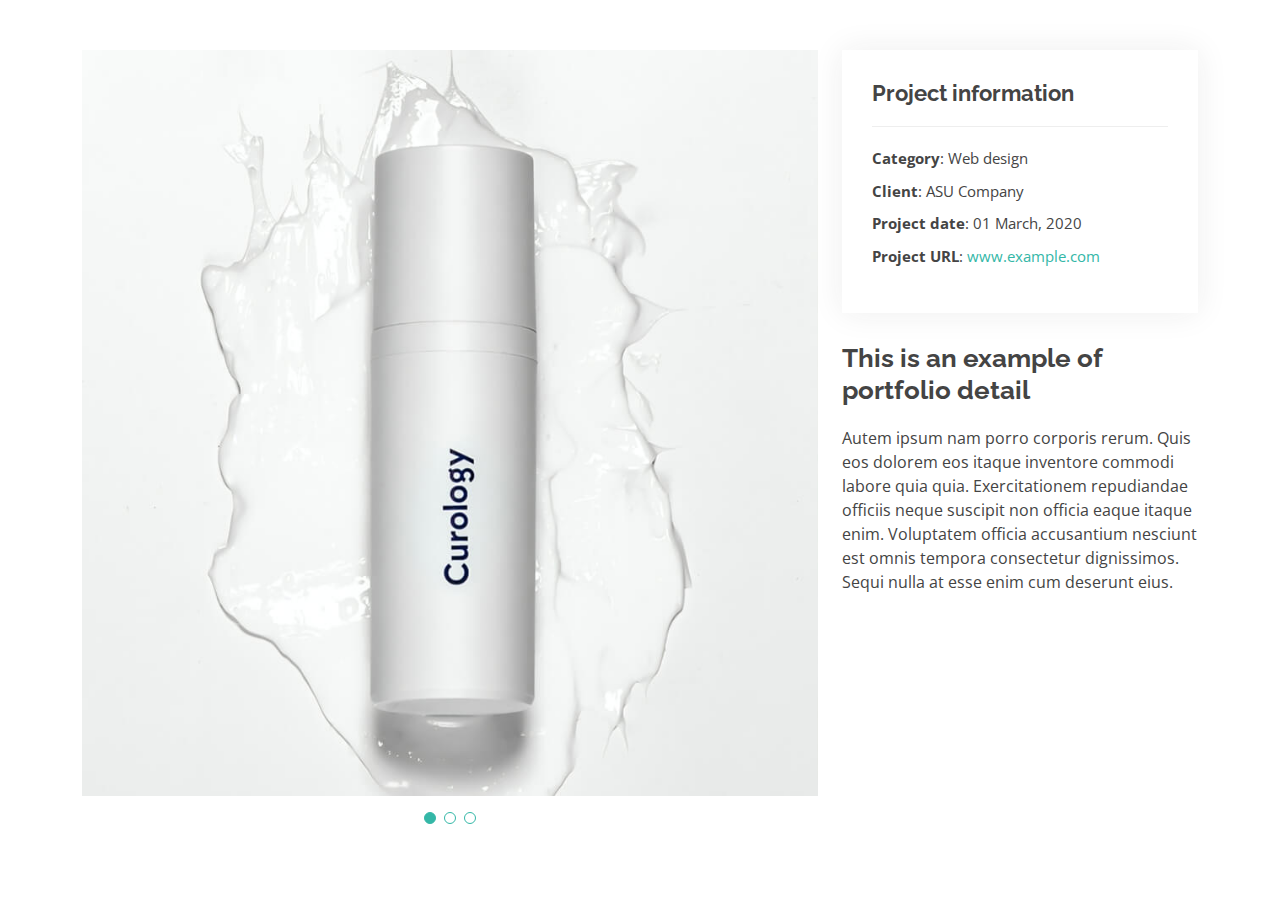
<file: portfolio-details.html>
<!DOCTYPE html>
<html lang="en">

<head>
  <meta charset="utf-8">
  <meta content="width=device-width, initial-scale=1.0" name="viewport">

  <title>Portfolio Details - Ratna CV</title>
  <meta content="" name="description">
  <meta content="" name="keywords">

  <!-- Favicons -->
  <link href="assets/img/r.png" rel="icon">
  <link href="assets/img/r.png" rel="r">

  <!-- Google Fonts -->
  <link href="https://fonts.googleapis.com/css?family=Open+Sans:300,300i,400,400i,600,600i,700,700i|Raleway:300,300i,400,400i,500,500i,600,600i,700,700i|Poppins:300,300i,400,400i,500,500i,600,600i,700,700i" rel="stylesheet">

  <!-- Vendor CSS Files -->
  <link href="assets/vendor/aos/aos.css" rel="stylesheet">
  <link href="assets/vendor/bootstrap/css/bootstrap.min.css" rel="stylesheet">
  <link href="assets/vendor/bootstrap-icons/bootstrap-icons.css" rel="stylesheet">
  <link href="assets/vendor/boxicons/css/boxicons.min.css" rel="stylesheet">
  <link href="assets/vendor/glightbox/css/glightbox.min.css" rel="stylesheet">
  <link href="assets/vendor/swiper/swiper-bundle.min.css" rel="stylesheet">

  <!-- Template Main CSS File -->
  <link href="assets/css/style.css" rel="stylesheet">

  <!-- =======================================================
  * Template Name: Kelly - v4.7.0
  * Template URL: https://bootstrapmade.com/kelly-free-bootstrap-cv-resume-html-template/
  * Author: BootstrapMade.com
  * License: https://bootstrapmade.com/license/
  ======================================================== -->
</head>

<body>

  <main id="main">

    <!-- ======= Portfolio Details Section ======= -->
    <section id="portfolio-details" class="portfolio-details">
      <div class="container">

        <div class="row gy-4">

          <div class="col-lg-8">
            <div class="portfolio-details-slider swiper">
              <div class="swiper-wrapper align-items-center">

                <div class="swiper-slide">
                  <img src="assets/img/portfolio/portfolio-1.jpg" alt="">
                </div>

                <div class="swiper-slide">
                  <img src="assets/img/portfolio/portfolio-2.jpg" alt="">
                </div>

                <div class="swiper-slide">
                  <img src="assets/img/portfolio/portfolio-3.jpg" alt="">
                </div>

              </div>
              <div class="swiper-pagination"></div>
            </div>
          </div>

          <div class="col-lg-4">
            <div class="portfolio-info">
              <h3>Project information</h3>
              <ul>
                <li><strong>Category</strong>: Web design</li>
                <li><strong>Client</strong>: ASU Company</li>
                <li><strong>Project date</strong>: 01 March, 2020</li>
                <li><strong>Project URL</strong>: <a href="#">www.example.com</a></li>
              </ul>
            </div>
            <div class="portfolio-description">
              <h2>This is an example of portfolio detail</h2>
              <p>
                Autem ipsum nam porro corporis rerum. Quis eos dolorem eos itaque inventore commodi labore quia quia. Exercitationem repudiandae officiis neque suscipit non officia eaque itaque enim. Voluptatem officia accusantium nesciunt est omnis tempora consectetur dignissimos. Sequi nulla at esse enim cum deserunt eius.
              </p>
            </div>
          </div>

        </div>

      </div>
    </section><!-- End Portfolio Details Section -->

  </main><!-- End #main -->

  <div id="preloader"></div>
  <a href="#" class="back-to-top d-flex align-items-center justify-content-center"><i class="bi bi-arrow-up-short"></i></a>

  <!-- Vendor JS Files -->
  <script src="assets/vendor/purecounter/purecounter.js"></script>
  <script src="assets/vendor/aos/aos.js"></script>
  <script src="assets/vendor/bootstrap/js/bootstrap.bundle.min.js"></script>
  <script src="assets/vendor/glightbox/js/glightbox.min.js"></script>
  <script src="assets/vendor/isotope-layout/isotope.pkgd.min.js"></script>
  <script src="assets/vendor/swiper/swiper-bundle.min.js"></script>
  <script src="assets/vendor/waypoints/noframework.waypoints.js"></script>
  <script src="assets/vendor/php-email-form/validate.js"></script>

  <!-- Template Main JS File -->
  <script src="assets/js/main.js"></script>

</body>

</html>
</file>
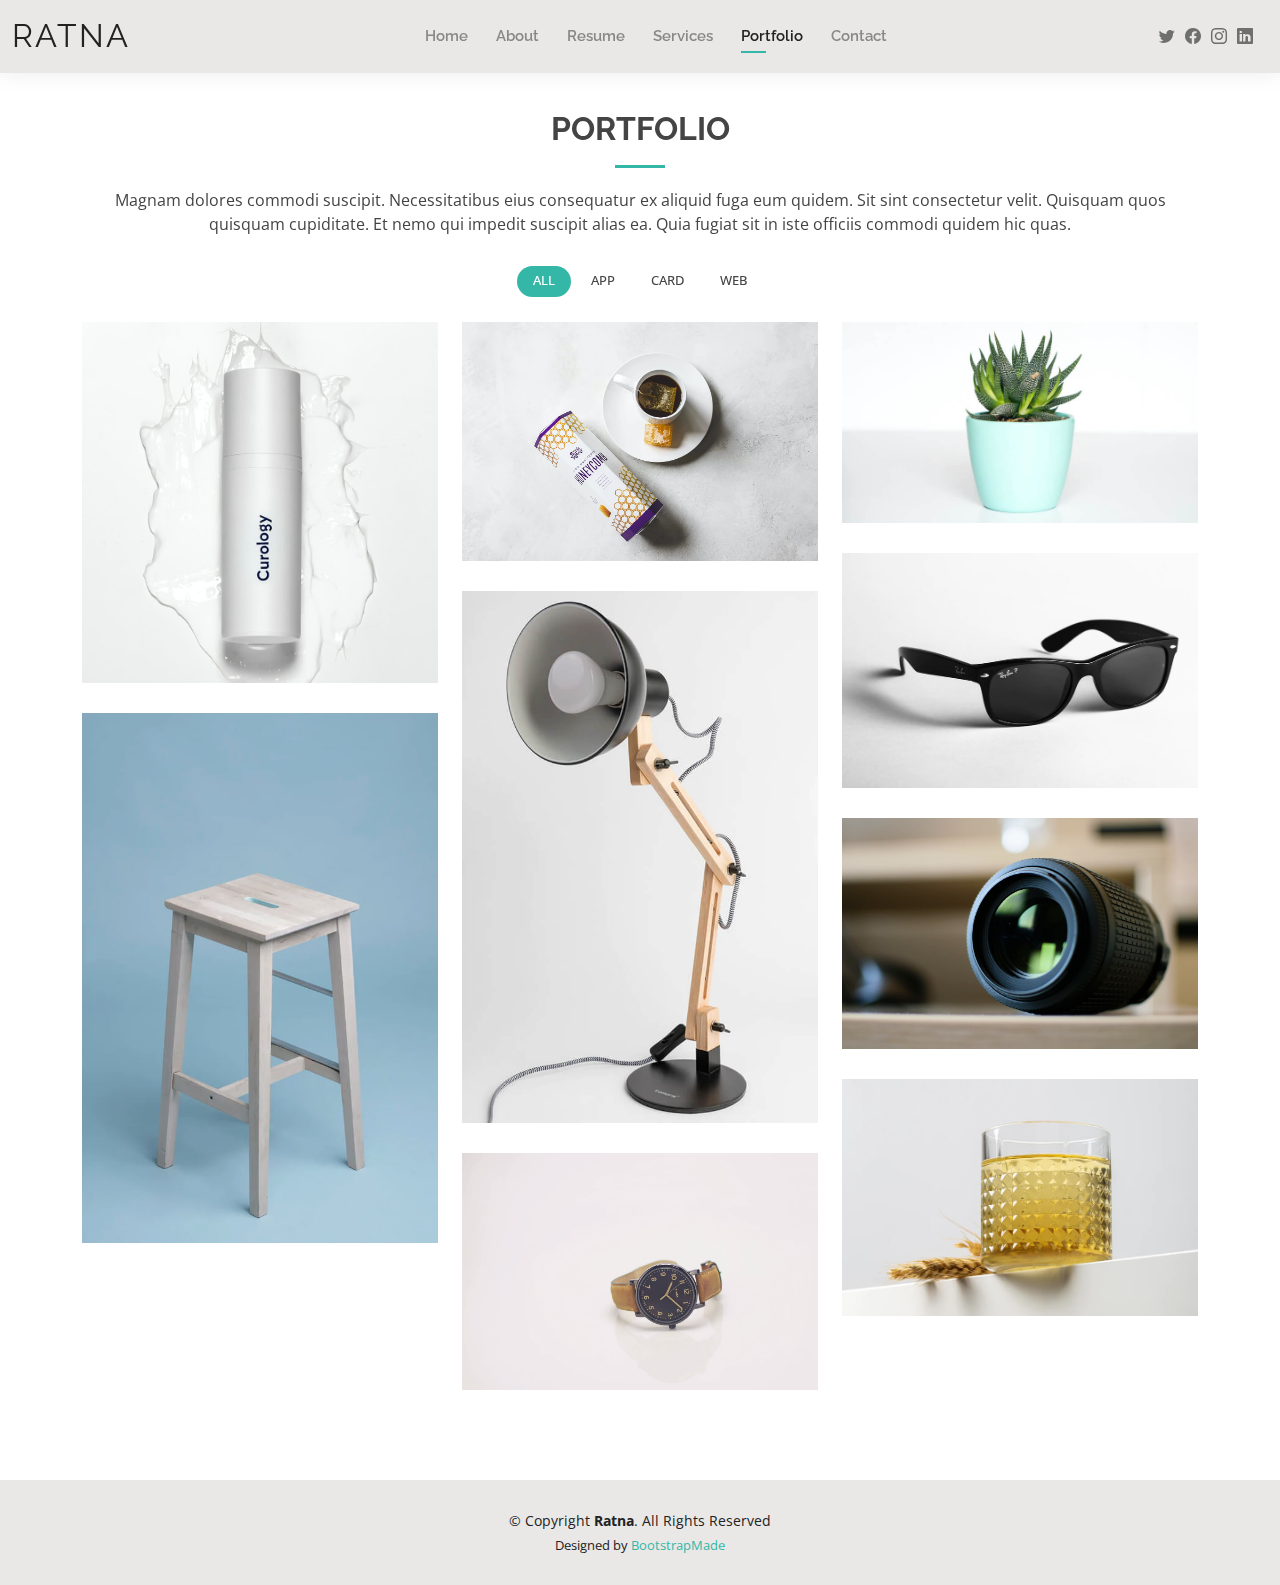
<file: portfolio.html>
<!DOCTYPE html>
<html lang="en">

<head>
  <meta charset="utf-8">
  <meta content="width=device-width, initial-scale=1.0" name="viewport">

  <title>Portfolio - Ratna CV</title>
  <meta content="" name="description">
  <meta content="" name="keywords">

  <!-- Favicons -->
  <link href="assets/img/r.png" rel="icon">
  <link href="assets/img/r.png" rel="r">

  <!-- Google Fonts -->
  <link href="https://fonts.googleapis.com/css?family=Open+Sans:300,300i,400,400i,600,600i,700,700i|Raleway:300,300i,400,400i,500,500i,600,600i,700,700i|Poppins:300,300i,400,400i,500,500i,600,600i,700,700i" rel="stylesheet">

  <!-- Vendor CSS Files -->
  <link href="assets/vendor/aos/aos.css" rel="stylesheet">
  <link href="assets/vendor/bootstrap/css/bootstrap.min.css" rel="stylesheet">
  <link href="assets/vendor/bootstrap-icons/bootstrap-icons.css" rel="stylesheet">
  <link href="assets/vendor/boxicons/css/boxicons.min.css" rel="stylesheet">
  <link href="assets/vendor/glightbox/css/glightbox.min.css" rel="stylesheet">
  <link href="assets/vendor/swiper/swiper-bundle.min.css" rel="stylesheet">

  <!-- Template Main CSS File -->
  <link href="assets/css/style.css" rel="stylesheet">

  <!-- =======================================================
  * Template Name: Kelly - v4.7.0
  * Template URL: https://bootstrapmade.com/kelly-free-bootstrap-cv-resume-html-template/
  * Author: BootstrapMade.com
  * License: https://bootstrapmade.com/license/
  ======================================================== -->
</head>

<body>

  <!-- ======= Header ======= -->
  <header id="header" class="fixed-top">
    <div class="container-fluid d-flex justify-content-between align-items-center">

      <h1 class="logo me-auto me-lg-0"><a href="index.html">Ratna</a></h1>
      <!-- Uncomment below if you prefer to use an image logo -->
      <!-- <a href="index.html" class="logo"><img src="assets/img/logo.png" alt="" class="img-fluid"></a>-->

      <nav id="navbar" class="navbar order-last order-lg-0">
        <ul>
          <li><a href="index.html">Home</a></li>
          <li><a href="about.html">About</a></li>
          <li><a href="resume.html">Resume</a></li>
          <li><a href="services.html">Services</a></li>
          <li><a class="active" href="portfolio.html">Portfolio</a></li>
          <li><a href="contact.html">Contact</a></li>
        </ul>
        <i class="bi bi-list mobile-nav-toggle"></i>
      </nav><!-- .navbar -->

      <div class="header-social-links">
        <a href="#" class="twitter"><i class="bi bi-twitter"></i></a>
        <a href="https://web.facebook.com/michael.jein.7/" class="facebook"><i class="bi bi-facebook"></i></a>
        <a href="https://www.instagram.com/_rtnaja/" class="instagram"><i class="bi bi-instagram"></i></a>
        <a href="#" class="linkedin"><i class="bi bi-linkedin"></i></i></a>
      </div>

    </div>

  </header><!-- End Header -->

  <main id="main">

    <!-- ======= Portfolio Section ======= -->
    <section id="portfolio" class="portfolio">
      <div class="container" data-aos="fade-up">

        <div class="section-title">
          <h2>Portfolio</h2>
          <p>Magnam dolores commodi suscipit. Necessitatibus eius consequatur ex aliquid fuga eum quidem. Sit sint consectetur velit. Quisquam quos quisquam cupiditate. Et nemo qui impedit suscipit alias ea. Quia fugiat sit in iste officiis commodi quidem hic quas.</p>
        </div>

        <div class="row" data-aos="fade-up" data-aos-delay="100">
          <div class="col-lg-12 d-flex justify-content-center">
            <ul id="portfolio-flters">
              <li data-filter="*" class="filter-active">All</li>
              <li data-filter=".filter-app">App</li>
              <li data-filter=".filter-card">Card</li>
              <li data-filter=".filter-web">Web</li>
            </ul>
          </div>
        </div>

        <div class="row portfolio-container" data-aos="fade-up" data-aos-delay="200">

          <div class="col-lg-4 col-md-6 portfolio-item filter-app">
            <div class="portfolio-wrap">
              <img src="assets/img/portfolio/portfolio-1.jpg" class="img-fluid" alt="">
              <div class="portfolio-info">
                <h4>App 1</h4>
                <p>App</p>
                <div class="portfolio-links">
                  <a href="assets/img/portfolio/portfolio-1.jpg" data-gallery="portfolioGallery" class="portfolio-lightbox" title="App 1"><i class="bx bx-plus"></i></a>
                  <a href="portfolio-details.html" class="portfolio-details-lightbox" data-glightbox="type: external" title="Portfolio Details"><i class="bx bx-link"></i></a>
                </div>
              </div>
            </div>
          </div>

          <div class="col-lg-4 col-md-6 portfolio-item filter-web">
            <div class="portfolio-wrap">
              <img src="assets/img/portfolio/portfolio-2.jpg" class="img-fluid" alt="">
              <div class="portfolio-info">
                <h4>Web 3</h4>
                <p>Web</p>
                <div class="portfolio-links">
                  <a href="assets/img/portfolio/portfolio-2.jpg" data-gallery="portfolioGallery" class="portfolio-lightbox" title="Web 3"><i class="bx bx-plus"></i></a>
                  <a href="portfolio-details.html" class="portfolio-details-lightbox" data-glightbox="type: external" title="Portfolio Details"><i class="bx bx-link"></i></a>
                </div>
              </div>
            </div>
          </div>

          <div class="col-lg-4 col-md-6 portfolio-item filter-app">
            <div class="portfolio-wrap">
              <img src="assets/img/portfolio/portfolio-3.jpg" class="img-fluid" alt="">
              <div class="portfolio-info">
                <h4>App 2</h4>
                <p>App</p>
                <div class="portfolio-links">
                  <a href="assets/img/portfolio/portfolio-3.jpg" data-gallery="portfolioGallery" class="portfolio-lightbox" title="App 2"><i class="bx bx-plus"></i></a>
                  <a href="portfolio-details.html" class="portfolio-details-lightbox" data-glightbox="type: external" title="Portfolio Details"><i class="bx bx-link"></i></a>
                </div>
              </div>
            </div>
          </div>

          <div class="col-lg-4 col-md-6 portfolio-item filter-card">
            <div class="portfolio-wrap">
              <img src="assets/img/portfolio/portfolio-4.jpg" class="img-fluid" alt="">
              <div class="portfolio-info">
                <h4>Card 2</h4>
                <p>Card</p>
                <div class="portfolio-links">
                  <a href="assets/img/portfolio/portfolio-4.jpg" data-gallery="portfolioGallery" class="portfolio-lightbox" title="Card 2"><i class="bx bx-plus"></i></a>
                  <a href="portfolio-details.html" class="portfolio-details-lightbox" data-glightbox="type: external" title="Portfolio Details"><i class="bx bx-link"></i></a>
                </div>
              </div>
            </div>
          </div>

          <div class="col-lg-4 col-md-6 portfolio-item filter-web">
            <div class="portfolio-wrap">
              <img src="assets/img/portfolio/portfolio-5.jpg" class="img-fluid" alt="">
              <div class="portfolio-info">
                <h4>Web 2</h4>
                <p>Web</p>
                <div class="portfolio-links">
                  <a href="assets/img/portfolio/portfolio-5.jpg" data-gallery="portfolioGallery" class="portfolio-lightbox" title="Web 2"><i class="bx bx-plus"></i></a>
                  <a href="portfolio-details.html" class="portfolio-details-lightbox" data-glightbox="type: external" title="Portfolio Details"><i class="bx bx-link"></i></a>
                </div>
              </div>
            </div>
          </div>

          <div class="col-lg-4 col-md-6 portfolio-item filter-app">
            <div class="portfolio-wrap">
              <img src="assets/img/portfolio/portfolio-6.jpg" class="img-fluid" alt="">
              <div class="portfolio-info">
                <h4>App 3</h4>
                <p>App</p>
                <div class="portfolio-links">
                  <a href="assets/img/portfolio/portfolio-6.jpg" data-gallery="portfolioGallery" class="portfolio-lightbox" title="App 3"><i class="bx bx-plus"></i></a>
                  <a href="portfolio-details.html" class="portfolio-details-lightbox" data-glightbox="type: external" title="Portfolio Details"><i class="bx bx-link"></i></a>
                </div>
              </div>
            </div>
          </div>

          <div class="col-lg-4 col-md-6 portfolio-item filter-card">
            <div class="portfolio-wrap">
              <img src="assets/img/portfolio/portfolio-7.jpg" class="img-fluid" alt="">
              <div class="portfolio-info">
                <h4>Card 1</h4>
                <p>Card</p>
                <div class="portfolio-links">
                  <a href="assets/img/portfolio/portfolio-7.jpg" data-gallery="portfolioGallery" class="portfolio-lightbox" title="Card 1"><i class="bx bx-plus"></i></a>
                  <a href="portfolio-details.html" class="portfolio-details-lightbox" data-glightbox="type: external" title="Portfolio Details"><i class="bx bx-link"></i></a>
                </div>
              </div>
            </div>
          </div>

          <div class="col-lg-4 col-md-6 portfolio-item filter-card">
            <div class="portfolio-wrap">
              <img src="assets/img/portfolio/portfolio-8.jpg" class="img-fluid" alt="">
              <div class="portfolio-info">
                <h4>Card 3</h4>
                <p>Card</p>
                <div class="portfolio-links">
                  <a href="assets/img/portfolio/portfolio-8.jpg" data-gallery="portfolioGallery" class="portfolio-lightbox" title="Card 3"><i class="bx bx-plus"></i></a>
                  <a href="portfolio-details.html" class="portfolio-details-lightbox" data-glightbox="type: external" title="Portfolio Details"><i class="bx bx-link"></i></a>
                </div>
              </div>
            </div>
          </div>

          <div class="col-lg-4 col-md-6 portfolio-item filter-web">
            <div class="portfolio-wrap">
              <img src="assets/img/portfolio/portfolio-9.jpg" class="img-fluid" alt="">
              <div class="portfolio-info">
                <h4>Web 3</h4>
                <p>Web</p>
                <div class="portfolio-links">
                  <a href="assets/img/portfolio/portfolio-9.jpg" data-gallery="portfolioGallery" class="portfolio-lightbox" title="Web 3"><i class="bx bx-plus"></i></a>
                  <a href="portfolio-details.html" class="portfolio-details-lightbox" data-glightbox="type: external" title="Portfolio Details"><i class="bx bx-link"></i></a>
                </div>
              </div>
            </div>
          </div>

        </div>

      </div>
    </section><!-- End Portfolio Section -->

  </main><!-- End #main -->

  <!-- ======= Footer ======= -->
  <footer id="footer">
    <div class="container">
      <div class="copyright">
        &copy; Copyright <strong><span>Ratna</span></strong>. All Rights Reserved
      </div>
      <div class="credits">
        <!-- All the links in the footer should remain intact. -->
        <!-- You can delete the links only if you purchased the pro version. -->
        <!-- Licensing information: https://bootstrapmade.com/license/ -->
        <!-- Purchase the pro version with working PHP/AJAX contact form: https://bootstrapmade.com/kelly-free-bootstrap-cv-resume-html-template/ -->
        Designed by <a href="https://bootstrapmade.com/">BootstrapMade</a>
      </div>
    </div>
  </footer><!-- End  Footer -->

  <div id="preloader"></div>
  <a href="#" class="back-to-top d-flex align-items-center justify-content-center"><i class="bi bi-arrow-up-short"></i></a>

  <!-- Vendor JS Files -->
  <script src="assets/vendor/purecounter/purecounter.js"></script>
  <script src="assets/vendor/aos/aos.js"></script>
  <script src="assets/vendor/bootstrap/js/bootstrap.bundle.min.js"></script>
  <script src="assets/vendor/glightbox/js/glightbox.min.js"></script>
  <script src="assets/vendor/isotope-layout/isotope.pkgd.min.js"></script>
  <script src="assets/vendor/swiper/swiper-bundle.min.js"></script>
  <script src="assets/vendor/waypoints/noframework.waypoints.js"></script>
  <script src="assets/vendor/php-email-form/validate.js"></script>

  <!-- Template Main JS File -->
  <script src="assets/js/main.js"></script>

</body>

</html>
</file>
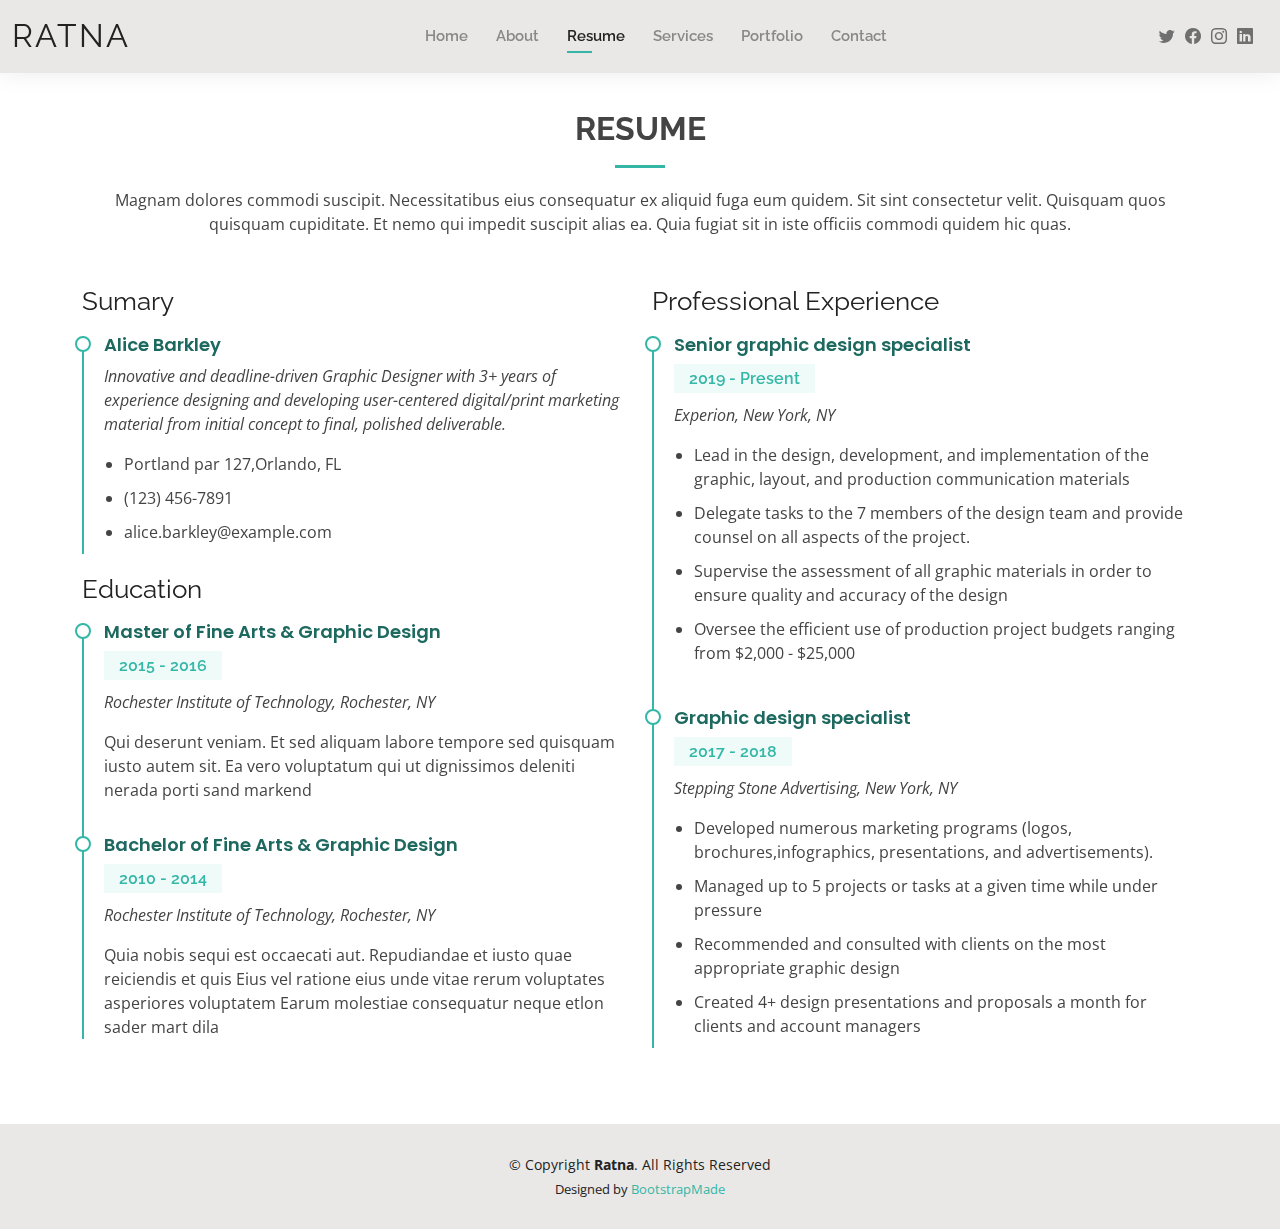
<file: resume.html>
<!DOCTYPE html>
<html lang="en">

<head>
  <meta charset="utf-8">
  <meta content="width=device-width, initial-scale=1.0" name="viewport">

  <title>Resume - Ratna CV</title>
  <meta content="" name="description">
  <meta content="" name="keywords">

  <!-- Favicons -->
  <link href="assets/img/r.png" rel="icon">
  <link href="assets/img/r.png" rel="r">

  <!-- Google Fonts -->
  <link href="https://fonts.googleapis.com/css?family=Open+Sans:300,300i,400,400i,600,600i,700,700i|Raleway:300,300i,400,400i,500,500i,600,600i,700,700i|Poppins:300,300i,400,400i,500,500i,600,600i,700,700i" rel="stylesheet">

  <!-- Vendor CSS Files -->
  <link href="assets/vendor/aos/aos.css" rel="stylesheet">
  <link href="assets/vendor/bootstrap/css/bootstrap.min.css" rel="stylesheet">
  <link href="assets/vendor/bootstrap-icons/bootstrap-icons.css" rel="stylesheet">
  <link href="assets/vendor/boxicons/css/boxicons.min.css" rel="stylesheet">
  <link href="assets/vendor/glightbox/css/glightbox.min.css" rel="stylesheet">
  <link href="assets/vendor/swiper/swiper-bundle.min.css" rel="stylesheet">

  <!-- Template Main CSS File -->
  <link href="assets/css/style.css" rel="stylesheet">

  <!-- =======================================================
  * Template Name: Kelly - v4.7.0
  * Template URL: https://bootstrapmade.com/kelly-free-bootstrap-cv-resume-html-template/
  * Author: BootstrapMade.com
  * License: https://bootstrapmade.com/license/
  ======================================================== -->
</head>

<body>

  <!-- ======= Header ======= -->
  <header id="header" class="fixed-top">
    <div class="container-fluid d-flex justify-content-between align-items-center">

      <h1 class="logo me-auto me-lg-0"><a href="index.html">Ratna</a></h1>
      <!-- Uncomment below if you prefer to use an image logo -->
      <!-- <a href="index.html" class="logo"><img src="assets/img/logo.png" alt="" class="img-fluid"></a>-->

      <nav id="navbar" class="navbar order-last order-lg-0">
        <ul>
          <li><a href="index.html">Home</a></li>
          <li><a href="about.html">About</a></li>
          <li><a class="active" href="resume.html">Resume</a></li>
          <li><a href="services.html">Services</a></li>
          <li><a href="portfolio.html">Portfolio</a></li>
          <li><a href="contact.html">Contact</a></li>
        </ul>
        <i class="bi bi-list mobile-nav-toggle"></i>
      </nav><!-- .navbar -->

      <div class="header-social-links">
        <a href="#" class="twitter"><i class="bi bi-twitter"></i></a>
        <a href="https://web.facebook.com/michael.jein.7/" class="facebook"><i class="bi bi-facebook"></i></a>
        <a href="https://www.instagram.com/_rtnaja/" class="instagram"><i class="bi bi-instagram"></i></a>
        <a href="#" class="linkedin"><i class="bi bi-linkedin"></i></i></a>
      </div>

    </div>

  </header><!-- End Header -->

  <main id="main">

    <!-- ======= Resume Section ======= -->
    <section id="resume" class="resume">
      <div class="container" data-aos="fade-up">

        <div class="section-title">
          <h2>Resume</h2>
          <p>Magnam dolores commodi suscipit. Necessitatibus eius consequatur ex aliquid fuga eum quidem. Sit sint consectetur velit. Quisquam quos quisquam cupiditate. Et nemo qui impedit suscipit alias ea. Quia fugiat sit in iste officiis commodi quidem hic quas.</p>
        </div>

        <div class="row">
          <div class="col-lg-6">
            <h3 class="resume-title">Sumary</h3>
            <div class="resume-item pb-0">
              <h4>Alice Barkley</h4>
              <p><em>Innovative and deadline-driven Graphic Designer with 3+ years of experience designing and developing user-centered digital/print marketing material from initial concept to final, polished deliverable.</em></p>
              <p>
              <ul>
                <li>Portland par 127,Orlando, FL</li>
                <li>(123) 456-7891</li>
                <li>alice.barkley@example.com</li>
              </ul>
              </p>
            </div>

            <h3 class="resume-title">Education</h3>
            <div class="resume-item">
              <h4>Master of Fine Arts &amp; Graphic Design</h4>
              <h5>2015 - 2016</h5>
              <p><em>Rochester Institute of Technology, Rochester, NY</em></p>
              <p>Qui deserunt veniam. Et sed aliquam labore tempore sed quisquam iusto autem sit. Ea vero voluptatum qui ut dignissimos deleniti nerada porti sand markend</p>
            </div>
            <div class="resume-item">
              <h4>Bachelor of Fine Arts &amp; Graphic Design</h4>
              <h5>2010 - 2014</h5>
              <p><em>Rochester Institute of Technology, Rochester, NY</em></p>
              <p>Quia nobis sequi est occaecati aut. Repudiandae et iusto quae reiciendis et quis Eius vel ratione eius unde vitae rerum voluptates asperiores voluptatem Earum molestiae consequatur neque etlon sader mart dila</p>
            </div>
          </div>
          <div class="col-lg-6">
            <h3 class="resume-title">Professional Experience</h3>
            <div class="resume-item">
              <h4>Senior graphic design specialist</h4>
              <h5>2019 - Present</h5>
              <p><em>Experion, New York, NY </em></p>
              <p>
              <ul>
                <li>Lead in the design, development, and implementation of the graphic, layout, and production communication materials</li>
                <li>Delegate tasks to the 7 members of the design team and provide counsel on all aspects of the project. </li>
                <li>Supervise the assessment of all graphic materials in order to ensure quality and accuracy of the design</li>
                <li>Oversee the efficient use of production project budgets ranging from $2,000 - $25,000</li>
              </ul>
              </p>
            </div>
            <div class="resume-item">
              <h4>Graphic design specialist</h4>
              <h5>2017 - 2018</h5>
              <p><em>Stepping Stone Advertising, New York, NY</em></p>
              <p>
              <ul>
                <li>Developed numerous marketing programs (logos, brochures,infographics, presentations, and advertisements).</li>
                <li>Managed up to 5 projects or tasks at a given time while under pressure</li>
                <li>Recommended and consulted with clients on the most appropriate graphic design</li>
                <li>Created 4+ design presentations and proposals a month for clients and account managers</li>
              </ul>
              </p>
            </div>
          </div>
        </div>

      </div>
    </section><!-- End Resume Section -->

  </main><!-- End #main -->

  <!-- ======= Footer ======= -->
  <footer id="footer">
    <div class="container">
      <div class="copyright">
        &copy; Copyright <strong><span>Ratna</span></strong>. All Rights Reserved
      </div>
      <div class="credits">
        <!-- All the links in the footer should remain intact. -->
        <!-- You can delete the links only if you purchased the pro version. -->
        <!-- Licensing information: https://bootstrapmade.com/license/ -->
        <!-- Purchase the pro version with working PHP/AJAX contact form: https://bootstrapmade.com/kelly-free-bootstrap-cv-resume-html-template/ -->
        Designed by <a href="https://bootstrapmade.com/">BootstrapMade</a>
      </div>
    </div>
  </footer><!-- End  Footer -->

  <div id="preloader"></div>
  <a href="#" class="back-to-top d-flex align-items-center justify-content-center"><i class="bi bi-arrow-up-short"></i></a>

  <!-- Vendor JS Files -->
  <script src="assets/vendor/purecounter/purecounter.js"></script>
  <script src="assets/vendor/aos/aos.js"></script>
  <script src="assets/vendor/bootstrap/js/bootstrap.bundle.min.js"></script>
  <script src="assets/vendor/glightbox/js/glightbox.min.js"></script>
  <script src="assets/vendor/isotope-layout/isotope.pkgd.min.js"></script>
  <script src="assets/vendor/swiper/swiper-bundle.min.js"></script>
  <script src="assets/vendor/waypoints/noframework.waypoints.js"></script>
  <script src="assets/vendor/php-email-form/validate.js"></script>

  <!-- Template Main JS File -->
  <script src="assets/js/main.js"></script>

</body>

</html>
</file>
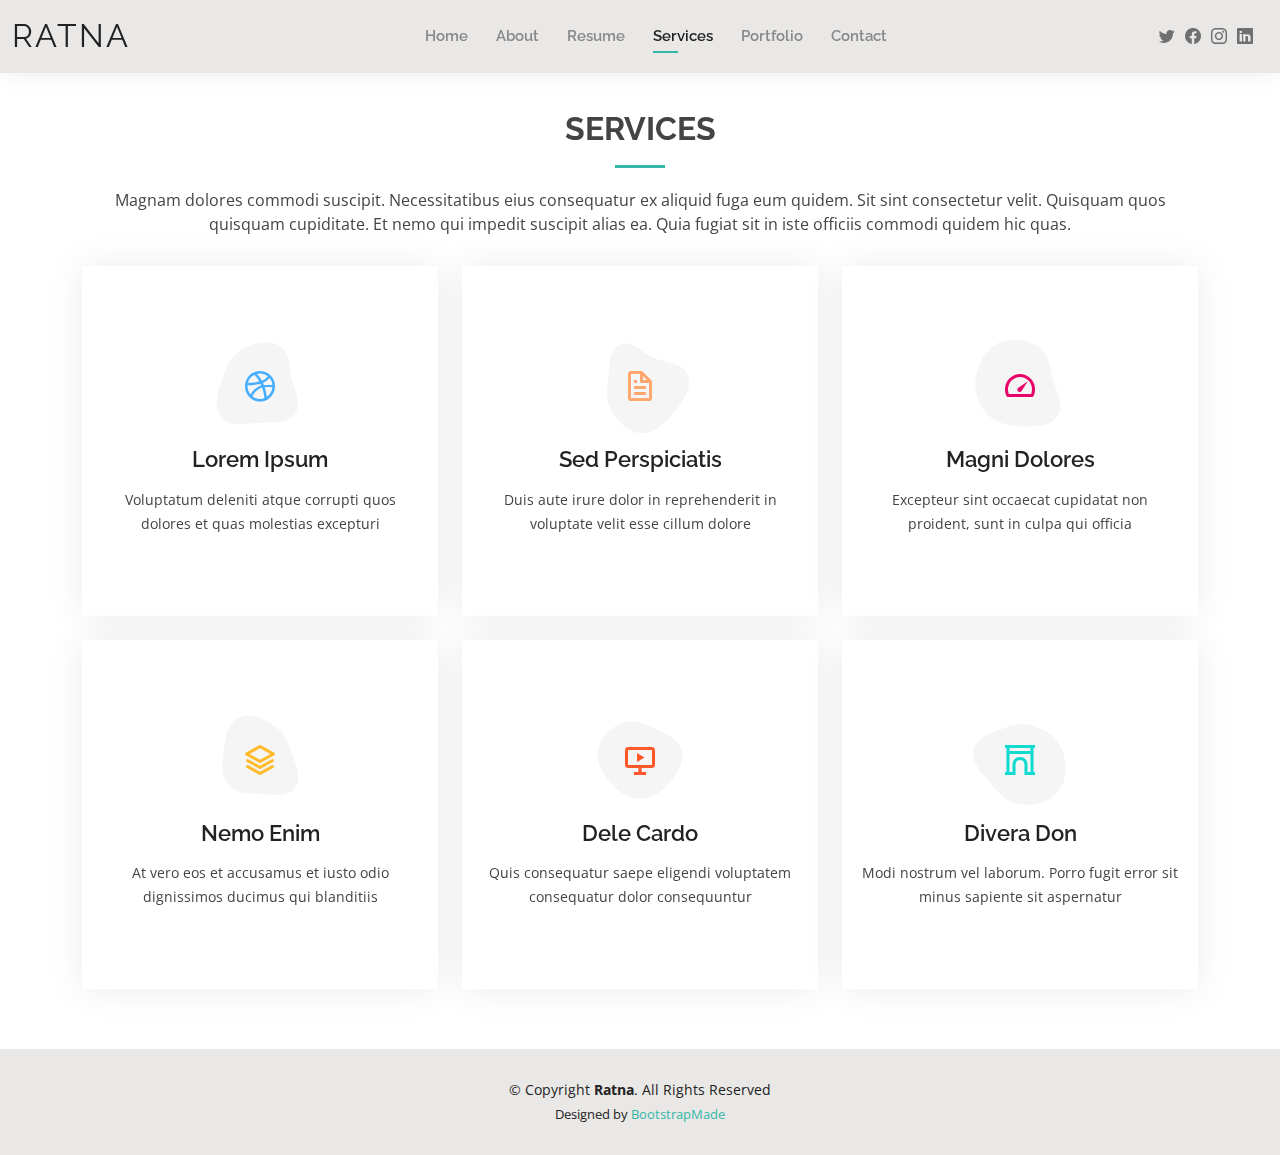
<file: services.html>
<!DOCTYPE html>
<html lang="en">

<head>
  <meta charset="utf-8">
  <meta content="width=device-width, initial-scale=1.0" name="viewport">

  <title>Services - Ratna CV</title>
  <meta content="" name="description">
  <meta content="" name="keywords">

  <!-- Favicons -->
  <link href="assets/img/r.png" rel="icon">
  <link href="assets/img/r.png" rel="r">

  <!-- Google Fonts -->
  <link href="https://fonts.googleapis.com/css?family=Open+Sans:300,300i,400,400i,600,600i,700,700i|Raleway:300,300i,400,400i,500,500i,600,600i,700,700i|Poppins:300,300i,400,400i,500,500i,600,600i,700,700i" rel="stylesheet">

  <!-- Vendor CSS Files -->
  <link href="assets/vendor/aos/aos.css" rel="stylesheet">
  <link href="assets/vendor/bootstrap/css/bootstrap.min.css" rel="stylesheet">
  <link href="assets/vendor/bootstrap-icons/bootstrap-icons.css" rel="stylesheet">
  <link href="assets/vendor/boxicons/css/boxicons.min.css" rel="stylesheet">
  <link href="assets/vendor/glightbox/css/glightbox.min.css" rel="stylesheet">
  <link href="assets/vendor/swiper/swiper-bundle.min.css" rel="stylesheet">

  <!-- Template Main CSS File -->
  <link href="assets/css/style.css" rel="stylesheet">

  <!-- =======================================================
  * Template Name: Kelly - v4.7.0
  * Template URL: https://bootstrapmade.com/kelly-free-bootstrap-cv-resume-html-template/
  * Author: BootstrapMade.com
  * License: https://bootstrapmade.com/license/
  ======================================================== -->
</head>

<body>

  <!-- ======= Header ======= -->
  <header id="header" class="fixed-top">
    <div class="container-fluid d-flex justify-content-between align-items-center">

      <h1 class="logo me-auto me-lg-0"><a href="index.html">Ratna</a></h1>
      <!-- Uncomment below if you prefer to use an image logo -->
      <!-- <a href="index.html" class="logo"><img src="assets/img/logo.png" alt="" class="img-fluid"></a>-->

      <nav id="navbar" class="navbar order-last order-lg-0">
        <ul>
          <li><a href="index.html">Home</a></li>
          <li><a href="about.html">About</a></li>
          <li><a href="resume.html">Resume</a></li>
          <li><a class="active" href="services.html">Services</a></li>
          <li><a href="portfolio.html">Portfolio</a></li>
          <li><a href="contact.html">Contact</a></li>
        </ul>
        <i class="bi bi-list mobile-nav-toggle"></i>
      </nav><!-- .navbar -->

      <div class="header-social-links">
        <a href="#" class="twitter"><i class="bi bi-twitter"></i></a>
        <a href="https://web.facebook.com/michael.jein.7/" class="facebook"><i class="bi bi-facebook"></i></a>
        <a href="https://www.instagram.com/_rtnaja/" class="instagram"><i class="bi bi-instagram"></i></a>
        <a href="#" class="linkedin"><i class="bi bi-linkedin"></i></i></a>
      </div>

    </div>

  </header><!-- End Header -->

  <main id="main">

    <!-- ======= Services Section ======= -->
    <section id="services" class="services">
      <div class="container" data-aos="fade-up">

        <div class="section-title">
          <h2>Services</h2>
          <p>Magnam dolores commodi suscipit. Necessitatibus eius consequatur ex aliquid fuga eum quidem. Sit sint consectetur velit. Quisquam quos quisquam cupiditate. Et nemo qui impedit suscipit alias ea. Quia fugiat sit in iste officiis commodi quidem hic quas.</p>
        </div>

        <div class="row">
          <div class="col-lg-4 col-md-6 d-flex align-items-stretch" data-aos="zoom-in" data-aos-delay="100">
            <div class="icon-box iconbox-blue">
              <div class="icon">
                <svg width="100" height="100" viewBox="0 0 600 600" xmlns="http://www.w3.org/2000/svg">
                  <path stroke="none" stroke-width="0" fill="#f5f5f5" d="M300,521.0016835830174C376.1290562159157,517.8887921683347,466.0731472004068,529.7835943286574,510.70327084640275,468.03025145048787C554.3714126377745,407.6079735673963,508.03601936045806,328.9844924480964,491.2728898941984,256.3432110539036C474.5976632858925,184.082847569629,479.9380746630129,96.60480741107993,416.23090153303,58.64404602377083C348.86323505073057,18.502131276798302,261.93793281208167,40.57373210992963,193.5410806939664,78.93577620505333C130.42746243093433,114.334589627462,98.30271207620316,179.96522072025542,76.75703585869454,249.04625023123273C51.97151888228291,328.5150500222984,13.704378332031375,421.85034740162234,66.52175969318436,486.19268352777647C119.04800174914682,550.1803526380478,217.28368757567262,524.383925680826,300,521.0016835830174"></path>
                </svg>
                <i class="bx bxl-dribbble"></i>
              </div>
              <h4><a href="">Lorem Ipsum</a></h4>
              <p>Voluptatum deleniti atque corrupti quos dolores et quas molestias excepturi</p>
            </div>
          </div>

          <div class="col-lg-4 col-md-6 d-flex align-items-stretch mt-4 mt-md-0" data-aos="zoom-in" data-aos-delay="200">
            <div class="icon-box iconbox-orange ">
              <div class="icon">
                <svg width="100" height="100" viewBox="0 0 600 600" xmlns="http://www.w3.org/2000/svg">
                  <path stroke="none" stroke-width="0" fill="#f5f5f5" d="M300,582.0697525312426C382.5290701553225,586.8405444964366,449.9789794690241,525.3245884688669,502.5850820975895,461.55621195738473C556.606425686781,396.0723002908107,615.8543463187945,314.28637112970534,586.6730223649479,234.56875336149918C558.9533121215079,158.8439757836574,454.9685369536778,164.00468322053177,381.49747125262974,130.76875717737553C312.15926192815925,99.40240125094834,248.97055460311594,18.661163978235184,179.8680185752513,50.54337015887873C110.5421016452524,82.52863877960104,119.82277516462835,180.83849132639028,109.12597500060166,256.43424936330496C100.08760227029461,320.3096726198365,92.17705696193138,384.0621239912766,124.79988738764834,439.7174275375508C164.83382741302287,508.01625554203684,220.96474134820875,577.5009287672846,300,582.0697525312426"></path>
                </svg>
                <i class="bx bx-file"></i>
              </div>
              <h4><a href="">Sed Perspiciatis</a></h4>
              <p>Duis aute irure dolor in reprehenderit in voluptate velit esse cillum dolore</p>
            </div>
          </div>

          <div class="col-lg-4 col-md-6 d-flex align-items-stretch mt-4 mt-lg-0" data-aos="zoom-in" data-aos-delay="300">
            <div class="icon-box iconbox-pink">
              <div class="icon">
                <svg width="100" height="100" viewBox="0 0 600 600" xmlns="http://www.w3.org/2000/svg">
                  <path stroke="none" stroke-width="0" fill="#f5f5f5" d="M300,541.5067337569781C382.14930387511276,545.0595476570109,479.8736841581634,548.3450877840088,526.4010558755058,480.5488172755941C571.5218469581645,414.80211281144784,517.5187510058486,332.0715597781072,496.52539010469104,255.14436215662573C477.37192572678356,184.95920475031193,473.57363656557914,105.61284051026155,413.0603344069578,65.22779650032875C343.27470386102294,18.654635553484475,251.2091493199835,5.337323636656869,175.0934190732945,40.62881213300186C97.87086631185822,76.43348514350839,51.98124368387456,156.15599469081315,36.44837278890362,239.84606092416172C21.716077023791087,319.22268207091537,43.775223500013084,401.1760424656574,96.891909868211,461.97329694683043C147.22146801428983,519.5804099606455,223.5754009179313,538.201503339737,300,541.5067337569781"></path>
                </svg>
                <i class="bx bx-tachometer"></i>
              </div>
              <h4><a href="">Magni Dolores</a></h4>
              <p>Excepteur sint occaecat cupidatat non proident, sunt in culpa qui officia</p>
            </div>
          </div>

          <div class="col-lg-4 col-md-6 d-flex align-items-stretch mt-4" data-aos="zoom-in" data-aos-delay="100">
            <div class="icon-box iconbox-yellow">
              <div class="icon">
                <svg width="100" height="100" viewBox="0 0 600 600" xmlns="http://www.w3.org/2000/svg">
                  <path stroke="none" stroke-width="0" fill="#f5f5f5" d="M300,503.46388370962813C374.79870501325706,506.71871716319447,464.8034551963731,527.1746412648533,510.4981551193396,467.86667711651364C555.9287308511215,408.9015244558933,512.6030010748507,327.5744911775523,490.211057578863,256.5855673507754C471.097692560561,195.9906835881958,447.69079081568157,138.11976852964426,395.19560036434837,102.3242989838813C329.3053358748298,57.3949838291264,248.02791733380457,8.279543830951368,175.87071277845988,42.242879143198664C103.41431057327972,76.34704239035025,93.79494320519305,170.9812938413882,81.28167332365135,250.07896920659033C70.17666984294237,320.27484674793965,64.84698225790005,396.69656628748305,111.28512138212992,450.4950937839243C156.20124167950087,502.5303643271138,231.32542653798444,500.4755392045468,300,503.46388370962813"></path>
                </svg>
                <i class="bx bx-layer"></i>
              </div>
              <h4><a href="">Nemo Enim</a></h4>
              <p>At vero eos et accusamus et iusto odio dignissimos ducimus qui blanditiis</p>
            </div>
          </div>

          <div class="col-lg-4 col-md-6 d-flex align-items-stretch mt-4" data-aos="zoom-in" data-aos-delay="200">
            <div class="icon-box iconbox-red">
              <div class="icon">
                <svg width="100" height="100" viewBox="0 0 600 600" xmlns="http://www.w3.org/2000/svg">
                  <path stroke="none" stroke-width="0" fill="#f5f5f5" d="M300,532.3542879108572C369.38199826031484,532.3153073249985,429.10787420159085,491.63046689027357,474.5244479745417,439.17860296908856C522.8885846962883,383.3225815378663,569.1668002868075,314.3205725914397,550.7432151929288,242.7694973846089C532.6665558377875,172.5657663291529,456.2379748765914,142.6223662098291,390.3689995646985,112.34683881706744C326.66090330228417,83.06452184765237,258.84405631176094,53.51806209861945,193.32584062364296,78.48882559362697C121.61183558270385,105.82097193414197,62.805066853699245,167.19869350419734,48.57481801355237,242.6138429142374C34.843463184063346,315.3850353017275,76.69343916112496,383.4422959591041,125.22947124332185,439.3748458443577C170.7312796277747,491.8107796887764,230.57421082200815,532.3932930995766,300,532.3542879108572"></path>
                </svg>
                <i class="bx bx-slideshow"></i>
              </div>
              <h4><a href="">Dele Cardo</a></h4>
              <p>Quis consequatur saepe eligendi voluptatem consequatur dolor consequuntur</p>
            </div>
          </div>

          <div class="col-lg-4 col-md-6 d-flex align-items-stretch mt-4" data-aos="zoom-in" data-aos-delay="300">
            <div class="icon-box iconbox-teal">
              <div class="icon">
                <svg width="100" height="100" viewBox="0 0 600 600" xmlns="http://www.w3.org/2000/svg">
                  <path stroke="none" stroke-width="0" fill="#f5f5f5" d="M300,566.797414625762C385.7384707136149,576.1784315230908,478.7894351017131,552.8928747891023,531.9192734346935,484.94944893311C584.6109503024035,417.5663521118492,582.489472248146,322.67544863468447,553.9536738515405,242.03673114598146C529.1557734026468,171.96086150256528,465.24506316201064,127.66468636344209,395.9583748389544,100.7403814666027C334.2173773831606,76.7482773500951,269.4350130405921,84.62216499799875,207.1952322260088,107.2889140133804C132.92018162631612,134.33871894543012,41.79353780512637,160.00259165414826,22.644507872594943,236.69541883565114C3.319112789854554,314.0945973066697,72.72355303640163,379.243833228382,124.04198916343866,440.3218312028393C172.9286146004772,498.5055451809895,224.45579914871206,558.5317968840102,300,566.797414625762"></path>
                </svg>
                <i class="bx bx-arch"></i>
              </div>
              <h4><a href="">Divera Don</a></h4>
              <p>Modi nostrum vel laborum. Porro fugit error sit minus sapiente sit aspernatur</p>
            </div>
          </div>

        </div>

      </div>
    </section><!-- End Services Section -->

  </main><!-- End #main -->

  <!-- ======= Footer ======= -->
  <footer id="footer">
    <div class="container">
      <div class="copyright">
        &copy; Copyright <strong><span>Ratna</span></strong>. All Rights Reserved
      </div>
      <div class="credits">
        <!-- All the links in the footer should remain intact. -->
        <!-- You can delete the links only if you purchased the pro version. -->
        <!-- Licensing information: https://bootstrapmade.com/license/ -->
        <!-- Purchase the pro version with working PHP/AJAX contact form: https://bootstrapmade.com/kelly-free-bootstrap-cv-resume-html-template/ -->
        Designed by <a href="https://bootstrapmade.com/">BootstrapMade</a>
      </div>
    </div>
  </footer><!-- End  Footer -->

  <div id="preloader"></div>
  <a href="#" class="back-to-top d-flex align-items-center justify-content-center"><i class="bi bi-arrow-up-short"></i></a>

  <!-- Vendor JS Files -->
  <script src="assets/vendor/purecounter/purecounter.js"></script>
  <script src="assets/vendor/aos/aos.js"></script>
  <script src="assets/vendor/bootstrap/js/bootstrap.bundle.min.js"></script>
  <script src="assets/vendor/glightbox/js/glightbox.min.js"></script>
  <script src="assets/vendor/isotope-layout/isotope.pkgd.min.js"></script>
  <script src="assets/vendor/swiper/swiper-bundle.min.js"></script>
  <script src="assets/vendor/waypoints/noframework.waypoints.js"></script>
  <script src="assets/vendor/php-email-form/validate.js"></script>

  <!-- Template Main JS File -->
  <script src="assets/js/main.js"></script>

</body>

</html>
</file>
<file: assets/css/style.css>
/**
* Template Name: Kelly - v4.7.0
* Template URL: https://bootstrapmade.com/kelly-free-bootstrap-cv-resume-html-template/
* Author: BootstrapMade.com
* License: https://bootstrapmade.com/license/
*/

/*--------------------------------------------------------------
# General
--------------------------------------------------------------*/
body {
  font-family: "Open Sans", sans-serif;
  color: #444444;
}

a {
  color: #34b7a7;
  text-decoration: none;
}

a:hover {
  color: #51cdbe;
  text-decoration: none;
}

h1, h2, h3, h4, h5, h6 {
  font-family: "Raleway", sans-serif;
}

#main {
  margin-top: 50px;
}
@media (max-width: 992px) {
  #main {
    margin-top: 30px;
  }
}

/*--------------------------------------------------------------
# Preloader
--------------------------------------------------------------*/
#preloader {
  position: fixed;
  top: 0;
  left: 0;
  right: 0;
  bottom: 0;
  z-index: 9999;
  overflow: hidden;
  background: #fff;
}

#preloader:before {
  content: "";
  position: fixed;
  top: calc(50% - 30px);
  left: calc(50% - 30px);
  border: 6px solid #34b7a7;
  border-top-color: #dcf5f2;
  border-radius: 50%;
  width: 60px;
  height: 60px;
  -webkit-animation: animate-preloader 1s linear infinite;
  animation: animate-preloader 1s linear infinite;
}

@-webkit-keyframes animate-preloader {
  0% {
    transform: rotate(0deg);
  }
  100% {
    transform: rotate(360deg);
  }
}

@keyframes animate-preloader {
  0% {
    transform: rotate(0deg);
  }
  100% {
    transform: rotate(360deg);
  }
}
/*--------------------------------------------------------------
# Back to top button
--------------------------------------------------------------*/
.back-to-top {
  position: fixed;
  visibility: hidden;
  opacity: 0;
  right: 15px;
  bottom: 15px;
  z-index: 996;
  background: #34b7a7;
  width: 40px;
  height: 40px;
  border-radius: 50px;
  transition: all 0.4s;
}
.back-to-top i {
  font-size: 24px;
  color: #fff;
  line-height: 0;
}
.back-to-top:hover {
  background: #49cbbb;
  color: #fff;
}
.back-to-top.active {
  visibility: visible;
  opacity: 1;
}

/*--------------------------------------------------------------
# Header
--------------------------------------------------------------*/
#header {
  background: #e9e8e6;
  box-shadow: 0px 0px 25px 0 rgba(0, 0, 0, 0.08);
  z-index: 997;
  padding: 15px 0;
}
#header .logo {
  font-size: 32px;
  margin: 0;
  padding: 0;
  line-height: 1;
  font-weight: 400;
  letter-spacing: 2px;
  text-transform: uppercase;
}
#header .logo a {
  color: #222222;
}
#header .logo img {
  max-height: 40px;
}
@media (max-width: 992px) {
  #header .logo {
    font-size: 28px;
  }
}

/*--------------------------------------------------------------
# Header Social Links
--------------------------------------------------------------*/
.header-social-links {
  padding-right: 15px;
}
.header-social-links a {
  color: #6f6f6f;
  padding-left: 6px;
  display: inline-block;
  line-height: 0px;
  transition: 0.3s;
  font-size: 16px;
}
.header-social-links a:hover {
  color: #34b7a7;
}

/*--------------------------------------------------------------
# Navigation Menu
--------------------------------------------------------------*/
/**
* Desktop Navigation 
*/
.navbar {
  padding: 0;
}
.navbar ul {
  margin: 0;
  padding: 0;
  display: flex;
  list-style: none;
  align-items: center;
}
.navbar li {
  position: relative;
  padding: 10px 0 10px 28px;
}
.navbar a, .navbar a:focus {
  display: flex;
  align-items: center;
  justify-content: space-between;
  font-family: "Raleway", sans-serif;
  font-size: 15px;
  font-weight: 600;
  color: #888888;
  white-space: nowrap;
  transition: 0.3s;
  position: relative;
}
.navbar a i, .navbar a:focus i {
  font-size: 12px;
  line-height: 0;
  margin-left: 5px;
}
.navbar > ul > li > a:before {
  content: "";
  position: absolute;
  width: 0;
  height: 2px;
  bottom: -5px;
  left: 0;
  background-color: #34b7a7;
  visibility: hidden;
  width: 0px;
  transition: all 0.3s ease-in-out 0s;
}
.navbar a:hover:before, .navbar li:hover > a:before, .navbar .active:before {
  visibility: visible;
  width: 25px;
}
.navbar a:hover, .navbar .active, .navbar .active:focus, .navbar li:hover > a {
  color: #222222;
}
.navbar .dropdown ul {
  display: block;
  position: absolute;
  left: 14px;
  top: calc(100% + 30px);
  margin: 0;
  padding: 10px 0;
  z-index: 99;
  opacity: 0;
  visibility: hidden;
  background: #fff;
  box-shadow: 0px 0px 30px rgba(127, 137, 161, 0.25);
  transition: 0.3s;
  border-radius: 4px;
}
.navbar .dropdown ul li {
  min-width: 200px;
  padding: 0;
}
.navbar .dropdown ul a {
  padding: 10px 20px;
  font-size: 15px;
  text-transform: none;
  font-weight: 600;
}
.navbar .dropdown ul a i {
  font-size: 12px;
}
.navbar .dropdown ul a:hover, .navbar .dropdown ul .active:hover, .navbar .dropdown ul li:hover > a {
  color: #34b7a7;
}
.navbar .dropdown:hover > ul {
  opacity: 1;
  top: 100%;
  visibility: visible;
}
.navbar .dropdown .dropdown ul {
  top: 0;
  left: calc(100% - 30px);
  visibility: hidden;
}
.navbar .dropdown .dropdown:hover > ul {
  opacity: 1;
  top: 0;
  left: 100%;
  visibility: visible;
}
@media (max-width: 1366px) {
  .navbar .dropdown .dropdown ul {
    left: -90%;
  }
  .navbar .dropdown .dropdown:hover > ul {
    left: -100%;
  }
}

/**
* Mobile Navigation 
*/
.mobile-nav-toggle {
  color: #222222;
  font-size: 28px;
  cursor: pointer;
  display: none;
  line-height: 0;
  transition: 0.5s;
}
.mobile-nav-toggle.bi-x {
  color: #fff;
}

@media (max-width: 991px) {
  .mobile-nav-toggle {
    display: block;
  }

  .navbar ul {
    display: none;
  }
}
.navbar-mobile {
  position: fixed;
  overflow: hidden;
  top: 0;
  right: 0;
  left: 0;
  bottom: 0;
  background: rgba(9, 9, 9, 0.9);
  transition: 0.3s;
  z-index: 999;
}
.navbar-mobile .mobile-nav-toggle {
  position: absolute;
  top: 15px;
  right: 15px;
}
.navbar-mobile ul {
  display: block;
  position: absolute;
  top: 55px;
  right: 15px;
  bottom: 15px;
  left: 15px;
  padding: 10px 0;
  border-radius: 10px;
  background-color: #fff;
  overflow-y: auto;
  transition: 0.3s;
}
.navbar-mobile a, .navbar-mobile a:focus {
  font-size: 15px;
  padding-right: 15px;
  color: #222222;
}
.navbar-mobile a:hover, .navbar-mobile .active, .navbar-mobile li:hover > a {
  color: #34b7a7;
}
.navbar-mobile .getstarted, .navbar-mobile .getstarted:focus {
  margin: 15px;
}
.navbar-mobile .dropdown ul {
  position: static;
  display: none;
  margin: 10px 20px;
  padding: 10px 0;
  z-index: 99;
  opacity: 1;
  visibility: visible;
  background: #fff;
  box-shadow: 0px 0px 30px rgba(127, 137, 161, 0.25);
}
.navbar-mobile .dropdown ul li {
  min-width: 200px;
}
.navbar-mobile .dropdown ul a {
  padding: 10px 20px;
}
.navbar-mobile .dropdown ul a i {
  font-size: 12px;
}
.navbar-mobile .dropdown ul a:hover, .navbar-mobile .dropdown ul .active:hover, .navbar-mobile .dropdown ul li:hover > a {
  color: #34b7a7;
}
.navbar-mobile .dropdown > .dropdown-active {
  display: block;
}

/*--------------------------------------------------------------
# Hero Section
--------------------------------------------------------------*/
#hero {
  width: 100%;
  height: 100vh;
  background: url("../img/sakuura.jpg") top right;
  background-size: cover;
}
#hero .container {
  padding-top: 70px;
  position: relative;
}
@media (max-width: 992px) {
  #hero .container {
    padding-top: 58px;
  }
}
#hero h1 {
  margin: 0;
  font-size: 48px;
  font-weight: 700;
  line-height: 56px;
  color: #222222;
}
#hero h2 {
  color: #6f6f6f;
  margin: 10px 0 0 0;
  font-size: 22px;
}
#hero .btn-about {
  font-family: "Raleway", sans-serif;
  text-transform: uppercase;
  font-weight: 600;
  font-size: 12px;
  letter-spacing: 1px;
  display: inline-block;
  padding: 12px 40px;
  border-radius: 50px;
  transition: 0.5s;
  margin-top: 30px;
  color: #fff;
  background: #34b7a7;
}
#hero .btn-about:hover {
  background: #3dc8b7;
}
@media (min-width: 1024px) {
  #hero {
    background-attachment: fixed;
  }
}
@media (max-width: 992px) {
  #hero:before {
    content: "";
    background: rgba(255, 255, 255, 0.8);
    position: absolute;
    bottom: 0;
    top: 0;
    left: 0;
    right: 0;
  }
  #hero h1 {
    font-size: 28px;
    line-height: 36px;
  }
  #hero h2 {
    font-size: 18px;
    line-height: 24px;
  }
}

/*--------------------------------------------------------------
# Sections General
--------------------------------------------------------------*/
section {
  padding: 60px 0;
}

.section-bg {
  background-color: #e7f8f6;
}

.section-title {
  text-align: center;
  padding-bottom: 30px;
}
.section-title h2 {
  font-size: 32px;
  font-weight: bold;
  text-transform: uppercase;
  margin-bottom: 20px;
  padding-bottom: 20px;
  position: relative;
}
.section-title h2::after {
  content: "";
  position: absolute;
  display: block;
  width: 50px;
  height: 3px;
  background: #34b7a7;
  bottom: 0;
  left: calc(50% - 25px);
}
.section-title p {
  margin-bottom: 0;
}

/*--------------------------------------------------------------
# Cta
--------------------------------------------------------------*/
.cta {
  background: linear-gradient(rgba(0, 0, 0, 0.6), rgba(0, 0, 0, 0.6)), url("../img/bg-1.jpg") fixed center center;
  background-size: cover;
  padding: 80px 0;
}
.cta h3 {
  color: #fff;
  font-size: 28px;
  font-weight: 700;
}
.cta p {
  color: #fff;
}
.cta .cta-btn {
  font-family: "Raleway", sans-serif;
  text-transform: uppercase;
  font-weight: 500;
  font-size: 16px;
  letter-spacing: 1px;
  display: inline-block;
  padding: 8px 20px;
  border-radius: 2px;
  transition: 0.5s;
  margin: 10px;
  border: 2px solid #fff;
  color: #fff;
}
.cta .cta-btn:hover {
  background: #34b7a7;
  border: 2px solid #34b7a7;
}
@media (max-width: 1024px) {
  .cta {
    background-attachment: scroll;
  }
}
@media (min-width: 769px) {
  .cta .cta-btn-container {
    display: flex;
    align-items: center;
    justify-content: flex-end;
  }
}

/*--------------------------------------------------------------
# About
--------------------------------------------------------------*/
.about .content h3 {
  font-weight: 700;
  font-size: 26px;
  color: #555555;
}
.about .content ul {
  list-style: none;
  padding: 0;
}
.about .content ul li {
  padding-bottom: 10px;
}
.about .content ul i {
  font-size: 20px;
  padding-right: 2px;
  color: #34b7a7;
}
.about .content p:last-child {
  margin-bottom: 0;
}

/*--------------------------------------------------------------
# Skills
--------------------------------------------------------------*/
.about .skills-content {
  margin-top: 30px;
}
.about .skills-content .progress {
  height: 60px;
  display: block;
  background: none;
  border-radius: 0;
}
.about .skills-content .progress .skill {
  padding: 10px 0;
  margin: 0 0 6px 0;
  text-transform: uppercase;
  display: block;
  font-weight: 700;
  font-family: "Raleway", sans-serif;
  color: #3b434a;
}
.about .skills-content .progress .skill .val {
  float: right;
  font-style: normal;
}
.about .skills-content .progress-bar-wrap {
  background: #e6e8eb;
}
.about .skills-content .progress-bar {
  width: 1px;
  height: 10px;
  transition: 0.9s;
  background-color: #ffb727;
}

/*--------------------------------------------------------------
# Facts
--------------------------------------------------------------*/
.facts .counters span {
  font-size: 48px;
  display: block;
  color: #34b7a7;
}
.facts .counters p {
  padding: 0;
  margin: 0 0 20px 0;
  font-family: "Raleway", sans-serif;
  font-size: 14px;
}

/*--------------------------------------------------------------
# Testimonials
--------------------------------------------------------------*/
.testimonials .section-header {
  margin-bottom: 40px;
}
.testimonials .testimonials-carousel, .testimonials .testimonials-slider {
  overflow: hidden;
}
.testimonials .testimonial-item {
  text-align: center;
}
.testimonials .testimonial-item .testimonial-img {
  width: 120px;
  border-radius: 50%;
  border: 4px solid #fff;
  margin: 0 auto;
}
.testimonials .testimonial-item h3 {
  font-size: 20px;
  font-weight: bold;
  margin: 10px 0 5px 0;
  color: #111;
}
.testimonials .testimonial-item h4 {
  font-size: 14px;
  color: #999;
  margin: 0 0 15px 0;
}
.testimonials .testimonial-item .quote-icon-left, .testimonials .testimonial-item .quote-icon-right {
  color: #c8efea;
  font-size: 26px;
}
.testimonials .testimonial-item .quote-icon-left {
  display: inline-block;
  left: -5px;
  position: relative;
}
.testimonials .testimonial-item .quote-icon-right {
  display: inline-block;
  right: -5px;
  position: relative;
  top: 10px;
}
.testimonials .testimonial-item p {
  font-style: italic;
  margin: 0 auto 15px auto;
}
@media (min-width: 992px) {
  .testimonials .testimonial-item p {
    width: 80%;
  }
}
.testimonials .swiper-pagination {
  margin-top: 20px;
  position: relative;
}
.testimonials .swiper-pagination .swiper-pagination-bullet {
  width: 12px;
  height: 12px;
  background-color: #fff;
  opacity: 1;
  border: 1px solid #34b7a7;
}
.testimonials .swiper-pagination .swiper-pagination-bullet-active {
  background-color: #34b7a7;
}

/*--------------------------------------------------------------
# Resume
--------------------------------------------------------------*/
.resume .resume-title {
  font-size: 26px;
  font-weight: 400;
  margin-top: 20px;
  margin-bottom: 20px;
  color: #222222;
}
.resume .resume-item {
  padding: 0 0 20px 20px;
  margin-top: -2px;
  border-left: 2px solid #34b7a7;
  position: relative;
}
.resume .resume-item h4 {
  line-height: 18px;
  font-size: 18px;
  font-weight: 600;
  font-family: "Poppins", sans-serif;
  color: #1d685f;
  margin-bottom: 10px;
}
.resume .resume-item h5 {
  font-size: 16px;
  background: #effbf9;
  padding: 5px 15px;
  display: inline-block;
  font-weight: 600;
  margin-bottom: 10px;
  color: #34b7a7;
}
.resume .resume-item ul {
  padding-left: 20px;
}
.resume .resume-item ul li {
  padding-bottom: 10px;
}
.resume .resume-item:last-child {
  padding-bottom: 0;
}
.resume .resume-item::before {
  content: "";
  position: absolute;
  width: 16px;
  height: 16px;
  border-radius: 50px;
  left: -9px;
  top: 0;
  background: #fff;
  border: 2px solid #34b7a7;
}

/*--------------------------------------------------------------
# Services
--------------------------------------------------------------*/
.services .icon-box {
  text-align: center;
  padding: 70px 20px 80px 20px;
  transition: all ease-in-out 0.3s;
  background: #fff;
  box-shadow: 0px 0 35px 0 rgba(0, 0, 0, 0.08);
}
.services .icon-box .icon {
  margin: 0 auto;
  width: 100px;
  height: 100px;
  display: flex;
  align-items: center;
  justify-content: center;
  transition: ease-in-out 0.3s;
  position: relative;
}
.services .icon-box .icon i {
  font-size: 36px;
  transition: 0.5s;
  position: relative;
}
.services .icon-box .icon svg {
  position: absolute;
  top: 0;
  left: 0;
}
.services .icon-box .icon svg path {
  transition: 0.5s;
  fill: #f5f5f5;
}
.services .icon-box h4 {
  font-weight: 600;
  margin: 10px 0 15px 0;
  font-size: 22px;
}
.services .icon-box h4 a {
  color: #222222;
  transition: ease-in-out 0.3s;
}
.services .icon-box p {
  line-height: 24px;
  font-size: 14px;
  margin-bottom: 0;
}
.services .iconbox-blue i {
  color: #47aeff;
}
.services .iconbox-blue:hover .icon i {
  color: #fff;
}
.services .iconbox-blue:hover .icon path {
  fill: #47aeff;
}
.services .iconbox-orange i {
  color: #ffa76e;
}
.services .iconbox-orange:hover .icon i {
  color: #fff;
}
.services .iconbox-orange:hover .icon path {
  fill: #ffa76e;
}
.services .iconbox-pink i {
  color: #e80368;
}
.services .iconbox-pink:hover .icon i {
  color: #fff;
}
.services .iconbox-pink:hover .icon path {
  fill: #e80368;
}
.services .iconbox-yellow i {
  color: #ffbb2c;
}
.services .iconbox-yellow:hover .icon i {
  color: #fff;
}
.services .iconbox-yellow:hover .icon path {
  fill: #ffbb2c;
}
.services .iconbox-red i {
  color: #ff5828;
}
.services .iconbox-red:hover .icon i {
  color: #fff;
}
.services .iconbox-red:hover .icon path {
  fill: #ff5828;
}
.services .iconbox-teal i {
  color: #11dbcf;
}
.services .iconbox-teal:hover .icon i {
  color: #fff;
}
.services .iconbox-teal:hover .icon path {
  fill: #11dbcf;
}

/*--------------------------------------------------------------
# Portfolio
--------------------------------------------------------------*/
.portfolio .portfolio-item {
  margin-bottom: 30px;
}
.portfolio #portfolio-flters {
  padding: 0;
  margin: 0 auto 20px auto;
  list-style: none;
  text-align: center;
}
.portfolio #portfolio-flters li {
  cursor: pointer;
  display: inline-block;
  padding: 8px 16px 10px 16px;
  font-size: 13px;
  font-weight: 500;
  line-height: 1;
  text-transform: uppercase;
  color: #444444;
  margin-bottom: 5px;
  transition: all 0.3s ease-in-out;
  border-radius: 50px;
}
.portfolio #portfolio-flters li:hover, .portfolio #portfolio-flters li.filter-active {
  color: #fff;
  background: #34b7a7;
}
.portfolio #portfolio-flters li:last-child {
  margin-right: 0;
}
.portfolio .portfolio-wrap {
  transition: 0.3s;
  position: relative;
  overflow: hidden;
  z-index: 1;
  background: rgba(34, 34, 34, 0.6);
}
.portfolio .portfolio-wrap::before {
  content: "";
  background: rgba(34, 34, 34, 0.6);
  position: absolute;
  left: 0;
  right: 0;
  top: 0;
  bottom: 0;
  transition: all ease-in-out 0.3s;
  z-index: 2;
  opacity: 0;
}
.portfolio .portfolio-wrap img {
  transition: all ease-in-out 0.3s;
}
.portfolio .portfolio-wrap .portfolio-info {
  opacity: 0;
  position: absolute;
  top: 0;
  left: 0;
  right: 0;
  bottom: 0;
  z-index: 3;
  transition: all ease-in-out 0.3s;
  display: flex;
  flex-direction: column;
  justify-content: flex-end;
  align-items: flex-start;
  padding: 20px;
}
.portfolio .portfolio-wrap .portfolio-info h4 {
  font-size: 20px;
  color: #fff;
  font-weight: 600;
}
.portfolio .portfolio-wrap .portfolio-info p {
  color: rgba(255, 255, 255, 0.7);
  font-size: 14px;
  text-transform: uppercase;
  padding: 0;
  margin: 0;
  font-style: italic;
}
.portfolio .portfolio-wrap .portfolio-links {
  text-align: center;
  z-index: 4;
}
.portfolio .portfolio-wrap .portfolio-links a {
  color: #fff;
  margin: 0 5px 0 0;
  font-size: 28px;
  display: inline-block;
  transition: 0.3s;
}
.portfolio .portfolio-wrap .portfolio-links a:hover {
  color: #78d9cd;
}
.portfolio .portfolio-wrap:hover::before {
  opacity: 1;
}
.portfolio .portfolio-wrap:hover img {
  transform: scale(1.2);
}
.portfolio .portfolio-wrap:hover .portfolio-info {
  opacity: 1;
}

/*--------------------------------------------------------------
# Portfolio Details
--------------------------------------------------------------*/
.portfolio-details {
  padding-top: 0;
}
.portfolio-details .portfolio-details-slider img {
  width: 100%;
}
.portfolio-details .portfolio-details-slider .swiper-pagination {
  margin-top: 20px;
  position: relative;
}
.portfolio-details .portfolio-details-slider .swiper-pagination .swiper-pagination-bullet {
  width: 12px;
  height: 12px;
  background-color: #fff;
  opacity: 1;
  border: 1px solid #34b7a7;
}
.portfolio-details .portfolio-details-slider .swiper-pagination .swiper-pagination-bullet-active {
  background-color: #34b7a7;
}
.portfolio-details .portfolio-info {
  padding: 30px;
  box-shadow: 0px 0 30px rgba(34, 34, 34, 0.08);
}
.portfolio-details .portfolio-info h3 {
  font-size: 22px;
  font-weight: 700;
  margin-bottom: 20px;
  padding-bottom: 20px;
  border-bottom: 1px solid #eee;
}
.portfolio-details .portfolio-info ul {
  list-style: none;
  padding: 0;
  font-size: 15px;
}
.portfolio-details .portfolio-info ul li + li {
  margin-top: 10px;
}
.portfolio-details .portfolio-description {
  padding-top: 30px;
}
.portfolio-details .portfolio-description h2 {
  font-size: 26px;
  font-weight: 700;
  margin-bottom: 20px;
}
.portfolio-details .portfolio-description p {
  padding: 0;
}

/*--------------------------------------------------------------
# Contact
--------------------------------------------------------------*/
.contact .info {
  width: 100%;
  background: #fff;
}
.contact .info i {
  font-size: 20px;
  color: #34b7a7;
  float: left;
  width: 44px;
  height: 44px;
  background: #effbf9;
  display: flex;
  justify-content: center;
  align-items: center;
  border-radius: 50px;
  transition: all 0.3s ease-in-out;
}
.contact .info h4 {
  padding: 0 0 0 60px;
  font-size: 22px;
  font-weight: 600;
  margin-bottom: 5px;
  color: #222222;
}
.contact .info p {
  padding: 0 0 0 60px;
  margin-bottom: 0;
  font-size: 14px;
  color: #555555;
}
.contact .info .email, .contact .info .phone {
  margin-top: 40px;
}
.contact .info .email:hover i, .contact .info .address:hover i, .contact .info .phone:hover i {
  background: #34b7a7;
  color: #fff;
}
.contact .php-email-form {
  width: 100%;
  background: #fff;
}
.contact .php-email-form .form-group {
  padding-bottom: 8px;
}
.contact .php-email-form .error-message {
  display: none;
  color: #fff;
  background: #ed3c0d;
  text-align: center;
  padding: 15px;
  font-weight: 600;
}
.contact .php-email-form .sent-message {
  display: none;
  color: #fff;
  background: #18d26e;
  text-align: center;
  padding: 15px;
  font-weight: 600;
}
.contact .php-email-form .loading {
  display: none;
  background: #fff;
  text-align: center;
  padding: 15px;
}
.contact .php-email-form .loading:before {
  content: "";
  display: inline-block;
  border-radius: 50%;
  width: 24px;
  height: 24px;
  margin: 0 10px -6px 0;
  border: 3px solid #18d26e;
  border-top-color: #eee;
  -webkit-animation: animate-loading 1s linear infinite;
  animation: animate-loading 1s linear infinite;
}
.contact .php-email-form input, .contact .php-email-form textarea {
  border-radius: 4px;
  box-shadow: none;
  font-size: 14px;
}
.contact .php-email-form input:focus, .contact .php-email-form textarea:focus {
  border-color: #34b7a7;
}
.contact .php-email-form input {
  height: 44px;
}
.contact .php-email-form textarea {
  padding: 10px 12px;
}
.contact .php-email-form button[type=submit] {
  background: #34b7a7;
  border: 0;
  padding: 10px 30px 12px 30px;
  color: #fff;
  transition: 0.4s;
  border-radius: 50px;
}
.contact .php-email-form button[type=submit]:hover {
  background: #3dc8b7;
}
@-webkit-keyframes animate-loading {
  0% {
    transform: rotate(0deg);
  }
  100% {
    transform: rotate(360deg);
  }
}
@keyframes animate-loading {
  0% {
    transform: rotate(0deg);
  }
  100% {
    transform: rotate(360deg);
  }
}

/*--------------------------------------------------------------
# Footer
--------------------------------------------------------------*/
#footer {
  background: #e9e8e6;
  padding: 30px 0;
  color: #222222;
  font-size: 14px;
  text-align: center;
}
#footer .credits {
  padding-top: 5px;
  font-size: 13px;
}
#footer .credits a {
  color: #34b7a7;
}
</file>
